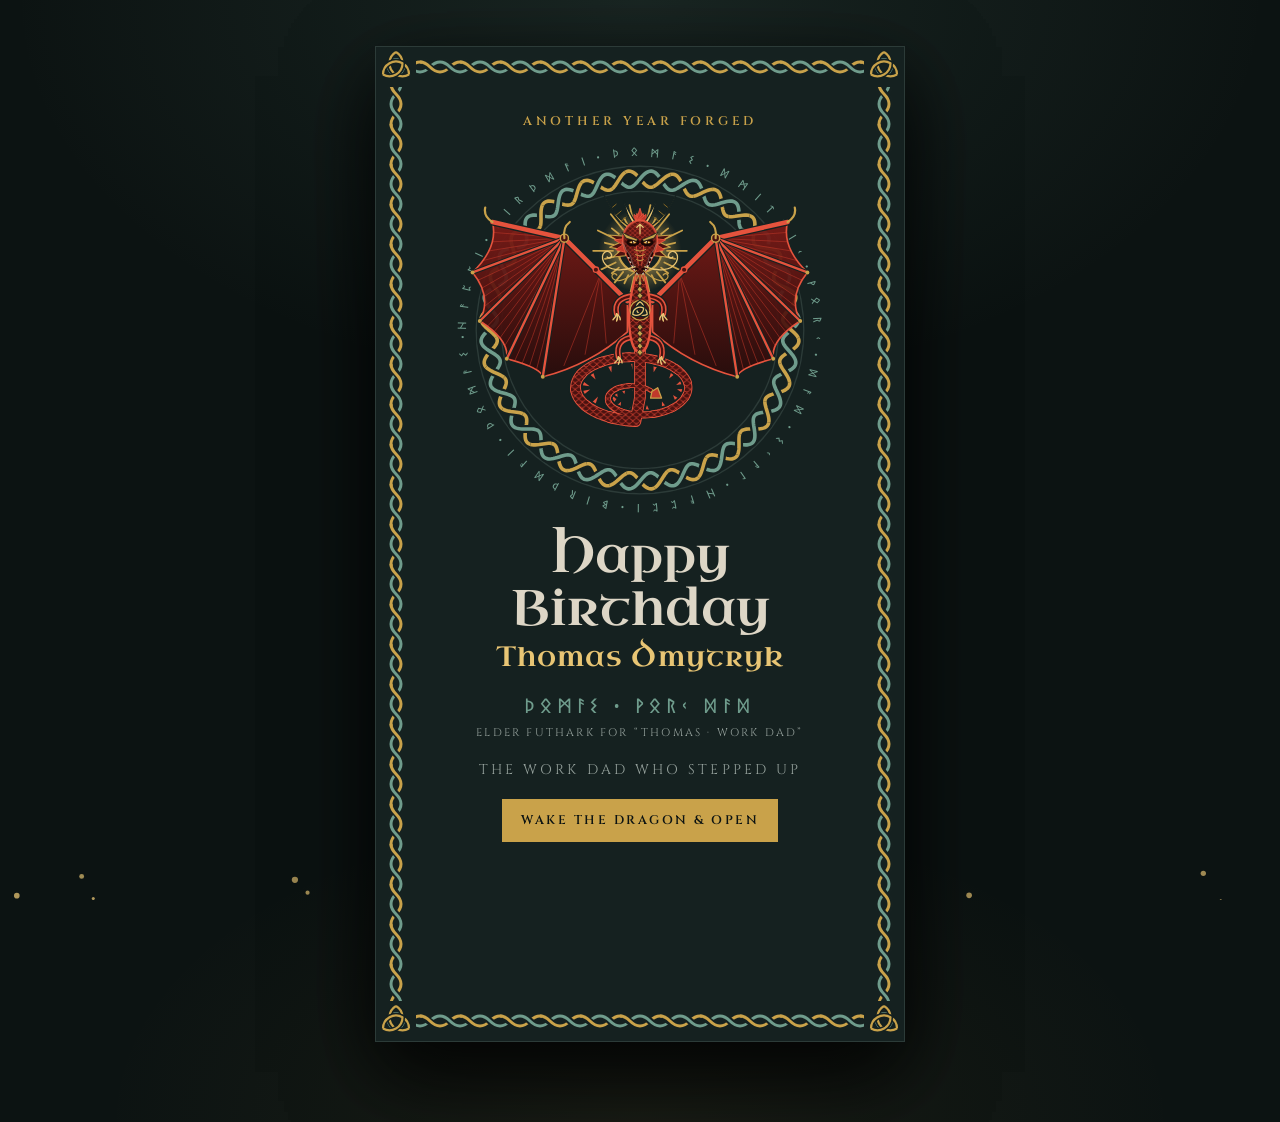
<file: index.html>
<!doctype html>
<html lang="en">
<head>
<meta charset="utf-8">
<meta name="viewport" content="width=device-width, initial-scale=1, viewport-fit=cover">
<meta name="description" content="A dragon has been guarding your birthday card. Wake it to open.">
<meta property="og:title" content="Happy Birthday, Thomas 🐉🔥">
<meta property="og:description" content="A dragon has been guarding your birthday card. Wake it to open.">
<meta property="og:type" content="website">
<meta name="theme-color" content="#0c1312">
<style>
*, *::before, *::after { box-sizing: border-box; }
html { padding-top: env(safe-area-inset-top, 0px); padding-bottom: env(safe-area-inset-bottom, 0px); }
body { margin: 0; }
img { max-width: 100%; }
[hidden] { display: none !important; }
</style>
<title>Thomas's Birthday Card</title>
<link rel="preconnect" href="https://fonts.googleapis.com">
<link rel="stylesheet" href="https://fonts.googleapis.com/css2?family=Uncial+Antiqua&family=Cormorant+Garamond:ital,wght@0,500;0,600;1,500&family=Cinzel:wght@500;600&family=Noto+Sans+Runic&display=swap">
<style>
/* Layout: a folded card laid open inside a woven knotwork frame; cover left, inside right; stacks on phones. Single dark look: fjord-night, bone, bronze gold and verdigris. */
:root {
  --night: #0c1312;
  --iron: #152120;
  --bone: #ddd6c6;
  --ash: #95a19c;
  --gold: #c9a24a;
  --gold-hot: #e8c574;
  --moss: #6f9c8c;
  --line: #2c3b38;
  --display: "Uncial Antiqua", "Papyrus", Georgia, serif;
  --body: "Cormorant Garamond", Garamond, Georgia, serif;
  --label: "Cinzel", "Trajan Pro", Georgia, serif;
  --rune: "Noto Sans Runic", "Segoe UI Historic", sans-serif;
  color-scheme: dark;
}
html, body { background: var(--night); color: var(--bone); }
body {
  font-family: var(--body);
  padding-inline: 16px;
  padding-block: 40px 56px;
  min-height: 100%;
  background:
    radial-gradient(ellipse 70% 50% at 50% 0%, rgba(111,156,140,.14), transparent 70%),
    radial-gradient(ellipse 60% 40% at 50% 100%, rgba(201,162,74,.08), transparent 70%),
    var(--night);
}
#embers { position: fixed; inset: 0; width: 100%; height: 100%; pointer-events: none; z-index: 0; }

/* the folding card: inside page on the right, the cover is a leaf hinged on its left edge */
.stage { position: relative; z-index: 1; max-width: 1060px; margin-inline: auto; overflow-x: clip; padding-block: 6px 24px; }
.book {
  display: grid; grid-template-columns: 1fr 1fr;
  perspective: 2600px;
  transform: translateX(-25%);
  transition: transform 1.1s cubic-bezier(.6,.05,.3,1);
}
.book.open { transform: none; }
.page {
  position: relative; min-width: 0;
  background: var(--iron);
  border: 1px solid var(--line);
  box-shadow: 0 30px 80px rgba(0,0,0,.6);
  padding: 30px;
  display: flex; flex-direction: column;
}
.page > .panel { flex: 1; }
.inside-page, .leaf { grid-column: 2; grid-row: 1; min-width: 0; }
.leaf {
  display: grid; position: relative; z-index: 2;
  transform-style: preserve-3d; transform-origin: left center;
  transition: transform 1.1s cubic-bezier(.6,.05,.3,1);
}
.book.open .leaf { transform: rotateY(-180deg); }
.face { grid-area: 1 / 1; -webkit-backface-visibility: hidden; backface-visibility: hidden; }
.face.back { transform: rotateY(180deg); }
.backpage { align-items: center; justify-content: center; text-align: center; }
.backpage .bigknot { width: min(220px, 60%); aspect-ratio: 1; }
.backpage .bigknot svg { width: 100%; height: 100%; display: block; }
.backpage .runes { font-size: 34px; color: var(--gold-hot); }
.backpage p { margin: 0; }
.backpage .note { font-style: italic; font-size: 19px; color: var(--ash); max-width: 20em; }
.fire { position: absolute; inset: 0; width: 100%; height: 100%; pointer-events: none; z-index: 3; }
.emblem { cursor: pointer; }
.emblem svg.breathing { animation: rumble .09s linear infinite; }
@keyframes rumble { 25% { transform: translate(.8px, -.6px); } 75% { transform: translate(-.8px, .6px); } }
.btnrow { display: flex; flex-wrap: wrap; gap: 12px; }
/* woven knotwork frame */
.braid { position: absolute; pointer-events: none; }
.braid.h { left: 10px; right: 10px; height: 20px;
  background: url("data:image/svg+xml,%3Csvg xmlns='http://www.w3.org/2000/svg' width='40' height='20'%3E%3Cg fill='none' stroke-linecap='butt'%3E%3Cpath d='M0 5C10 5 10 15 20 15C30 15 30 5 40 5' stroke='%23152120' stroke-width='7'/%3E%3Cpath d='M0 5C10 5 10 15 20 15C30 15 30 5 40 5' stroke='%23c9a24a' stroke-width='3'/%3E%3Cpath d='M0 15C10 15 10 5 20 5C30 5 30 15 40 15' stroke='%23152120' stroke-width='7'/%3E%3Cpath d='M0 15C10 15 10 5 20 5C30 5 30 15 40 15' stroke='%236f9c8c' stroke-width='3'/%3E%3Cpath d='M2 7C10 7 10 15 20 15' stroke='%23152120' stroke-width='7'/%3E%3Cpath d='M0 5C10 5 10 15 20 15' stroke='%23c9a24a' stroke-width='3'/%3E%3C/g%3E%3C/svg%3E") repeat-x center / 40px 20px;
}
.braid.v { top: 10px; bottom: 10px; width: 20px;
  background: url("data:image/svg+xml,%3Csvg xmlns='http://www.w3.org/2000/svg' width='20' height='40'%3E%3Cg fill='none'%3E%3Cpath d='M5 0C5 10 15 10 15 20C15 30 5 30 5 40' stroke='%23152120' stroke-width='7'/%3E%3Cpath d='M5 0C5 10 15 10 15 20C15 30 5 30 5 40' stroke='%23c9a24a' stroke-width='3'/%3E%3Cpath d='M15 0C15 10 5 10 5 20C5 30 15 30 15 40' stroke='%23152120' stroke-width='7'/%3E%3Cpath d='M15 0C15 10 5 10 5 20C5 30 15 30 15 40' stroke='%236f9c8c' stroke-width='3'/%3E%3Cpath d='M7 2C7 10 15 10 15 20' stroke='%23152120' stroke-width='7'/%3E%3Cpath d='M5 0C5 10 15 10 15 20' stroke='%23c9a24a' stroke-width='3'/%3E%3C/g%3E%3C/svg%3E") repeat-y center / 20px 40px;
}
.braid.top { top: 10px; } .braid.bottom { bottom: 10px; }
.braid.left { left: 10px; } .braid.right { right: 10px; }
.corner { position: absolute; width: 40px; height: 40px; background: var(--iron); z-index: 2; }
.corner svg { width: 100%; height: 100%; display: block; }
.corner.tl { top: 0; left: 0; } .corner.tr { top: 0; right: 0; }
.corner.bl { bottom: 0; left: 0; } .corner.br { bottom: 0; right: 0; }

.panel { padding: 36px 34px; min-width: 0; display: flex; flex-direction: column; gap: 20px; }
.cover { align-items: center; text-align: center; }

.eyebrow {
  font-family: var(--label); font-weight: 600; font-size: 12.5px; letter-spacing: .3em; text-transform: uppercase;
  color: var(--gold);
}
.runes { font-family: var(--rune); font-size: 20px; letter-spacing: .25em; color: var(--moss); margin: 0; }
.runes-key { font-family: var(--label); font-size: 11px; letter-spacing: .2em; text-transform: uppercase; color: var(--ash); margin: -14px 0 0; }

.emblem { width: 100%; max-width: 360px; aspect-ratio: 1; }
.emblem svg { width: 100%; height: 100%; display: block; overflow: visible; }

h1 {
  font-family: var(--display); font-weight: 400;
  font-size: clamp(34px, 5vw, 50px); line-height: 1.05;
  color: var(--bone); text-wrap: balance; margin: 0;
}
h1 span { display: block; font-size: .55em; color: var(--gold-hot); margin-top: 8px; letter-spacing: .04em; }
.tagline { font-family: var(--label); font-size: 14px; letter-spacing: .22em; text-transform: uppercase; color: var(--ash); margin: 0; }

.inside { justify-content: center; }
.inside h2 {
  font-family: var(--display); font-weight: 400; font-size: clamp(28px, 4vw, 38px);
  color: var(--gold-hot); margin: 0; text-wrap: balance;
}
.inside p { font-size: 21px; line-height: 1.55; margin: 0; max-width: 34em; }
.inside .big { font-size: 24px; font-weight: 600; color: var(--bone); }
.inside .big em { font-family: var(--display); font-style: normal; color: var(--gold-hot); font-weight: 400; }

.divider { display: flex; align-items: center; gap: 14px; }
.divider::before, .divider::after { content: ""; flex: 1; height: 1px; background: linear-gradient(90deg, transparent, var(--gold), transparent); }
.divider svg { width: 34px; height: 34px; flex: none; }

.stats {
  display: grid; grid-template-columns: repeat(3, 1fr); gap: 1px;
  background: var(--line); border: 1px solid var(--line);
}
.stats div { background: var(--night); padding: 12px 8px; text-align: center; min-width: 0; }
.stats b { display: block; font-family: var(--display); font-weight: 400; font-size: 22px; color: var(--gold); }
.stats small { font-family: var(--label); font-size: 10.5px; letter-spacing: .14em; text-transform: uppercase; color: var(--ash); }

.sign { font-family: var(--display); font-size: 22px; color: var(--bone); margin-top: 4px; }
.sign small { display: block; font-family: var(--body); font-style: italic; font-size: 17px; color: var(--ash); margin-bottom: 4px; }

button.light {
  font-family: var(--label); font-weight: 600; font-size: 12.5px; letter-spacing: .2em; text-transform: uppercase;
  background: transparent; color: var(--gold-hot);
  border: 1px solid var(--gold); padding: 12px 18px; cursor: pointer;
  transition: background .2s, color .2s;
}
button.light.solid { background: var(--gold); color: var(--night); }
button.light.solid:hover { background: var(--gold-hot); }
button.light:hover { background: var(--gold); color: var(--night); }
button.light:focus-visible { outline: 2px solid var(--gold-hot); outline-offset: 3px; }

/* emblem draw-in, from a visible resting state */
.draw { stroke-dasharray: 1; stroke-dashoffset: 0; animation: draw 2.4s ease-out both; }
@keyframes draw { from { stroke-dashoffset: 1; } to { stroke-dashoffset: 0; } }
.glow { animation: pulse 4s ease-in-out infinite; }
@keyframes pulse { 50% { opacity: .7; } }
.spin { animation: spin 90s linear infinite; transform-origin: 200px 200px; }
@keyframes spin { to { transform: rotate(360deg); } }

@media (max-width: 760px) {
  .book, .book.open { grid-template-columns: 1fr; transform: none; }
  .inside-page, .leaf { grid-column: 1; }
  .page { padding: 26px; }
  .leaf { transition: transform 1.1s cubic-bezier(.6,.05,.3,1), visibility 0s linear 0s; }
  .book.open .leaf { visibility: hidden; transition: transform 1.1s cubic-bezier(.6,.05,.3,1), visibility 0s linear 1.1s; }
  .panel { padding: 28px 14px; }
  .inside p { font-size: 19px; }
  .runes { font-size: 16px; letter-spacing: .15em; }
}
@media (prefers-reduced-motion: reduce) {
  .draw, .glow, .spin, .emblem svg.breathing { animation: none; }
  .book, .leaf { transition: none !important; }
}
</style>
</head>
<body>

<canvas id="embers" aria-hidden="true"></canvas>

<main class="stage">
<div class="book" id="book">
  <section class="page inside-page" id="insidePage">
  <div class="panel inside">
    <div class="eyebrow">Inside</div>
    <h2>To the best work dad in all the realms</h2>
    <p>Some dads you're born with. Some you clock in with.</p>
    <p>Thank you for the advice, the patience, the terrible jokes on long shifts, and for always having my back. You never had to step up, and you did anyway, every single day.</p>

    <div class="divider" aria-hidden="true"><svg class="triq" viewBox="-20 -20 40 40"></svg></div>

    <p class="big"><em>Skål,</em> Thomas. Here's to another year. You've earned the cake.</p>

    <div class="stats" aria-label="Work dad record">
      <div><b>∞</b><small>Dad jokes</small></div>
      <div><b>100%</b><small>Got my back</small></div>
      <div><b>1</b><small>Legend</small></div>
    </div>

    <div class="sign"><small>With love and respect,</small>Your work kid</div>
    <div class="btnrow">
      <button class="light" id="lightBtn" type="button">Light the hearth fire</button>
      <button class="light" id="closeBtn" type="button">Close the card</button>
    </div>
  </div>
  </section>
  <div class="leaf" id="leaf">
    <section class="page face front">
      <canvas class="fire" id="fire" aria-hidden="true"></canvas>
  <div class="panel cover">
    <div class="eyebrow">Another year forged</div>
    <div class="emblem" id="emblem" title="Tap the dragon">
      <svg viewBox="0 0 400 400" role="img" aria-label="A red winged dragon inside a woven Celtic ring circled by runes, under a sun bearing a triquetra">
        <defs>
          <radialGradient id="sun" cx="50%" cy="50%" r="50%">
            <stop offset="0" stop-color="#e8c574" stop-opacity=".9"/>
            <stop offset="1" stop-color="#c9a24a" stop-opacity="0"/>
          </radialGradient>
          <pattern id="scales" width="8" height="7" patternUnits="userSpaceOnUse">
            <rect width="8" height="7" fill="#4a1210"/>
            <path d="M0 0 Q4 6 8 0 M-4 3.5 Q0 9.5 4 3.5 M4 3.5 Q8 9.5 12 3.5" fill="none" stroke="#c0392b" stroke-width="1"/>
          </pattern>
          <pattern id="scalesFine" width="4" height="3.5" patternUnits="userSpaceOnUse">
            <rect width="4" height="3.5" fill="#5a1512"/>
            <path d="M0 0 Q2 3 4 0 M-2 1.75 Q0 4.75 2 1.75 M2 1.75 Q4 4.75 6 1.75" fill="none" stroke="#c0392b" stroke-width=".55"/>
          </pattern>
          <radialGradient id="headShade" cx="50%" cy="35%" r="65%">
            <stop offset=".45" stop-color="#000" stop-opacity="0"/>
            <stop offset="1" stop-color="#000" stop-opacity=".55"/>
          </radialGradient>
          <radialGradient id="eyeGlow" cx="50%" cy="50%" r="60%">
            <stop offset="0" stop-color="#fff3c4"/>
            <stop offset=".5" stop-color="#f0b43c"/>
            <stop offset="1" stop-color="#d1451f"/>
          </radialGradient>
          <linearGradient id="membrane" x1="0" y1="0" x2="0" y2="1">
            <stop offset="0" stop-color="#7a1a16" stop-opacity=".95"/>
            <stop offset="1" stop-color="#2a0b0a" stop-opacity=".9"/>
          </linearGradient>
          <path id="runePath" d="M200 200 m-193 0 a193 193 0 1 1 386 0 a193 193 0 1 1 -386 0"/>
        </defs>
        <g class="spin">
          <text font-family="Noto Sans Runic, Segoe UI Historic, sans-serif" font-size="13" fill="#6f9c8c">
            <textPath href="#runePath" id="runeRing">ᚺᚨᛈᛈᛁ᛫ᛒᛁᚱᚦᛞᚨᛁ᛫ᚦᛟᛗᚨᛊ᛫ᛞᛗᛁᛏᚱᛁᚲ᛫ᚹᛟᚱᚲ᛫ᛞᚨᛞ᛫ᛊᚲᚨᛚ᛫ᚺᚨᛈᛈᛁ᛫ᛒᛁᚱᚦᛞᚨᛁ᛫ᚦᛟᛗᚨᛊ᛫</textPath>
          </text>
        </g>
        <g id="ring" fill="none"></g>
        <g class="glow">
          <circle cx="200" cy="112" r="46" fill="url(#sun)"/>
          <g id="rays" stroke="#c9a24a" stroke-width="2" stroke-linecap="round"></g>
          <circle cx="200" cy="112" r="24" fill="#152120" stroke="#c9a24a" stroke-width="2.5"/>
          <g id="sunKnot"></g>
        </g>
        <g id="wings" fill="none" stroke-linejoin="round" stroke-linecap="round"></g>
        <g id="dragon" fill="none" stroke-linecap="round" stroke-linejoin="round"></g>
      </svg>
    </div>
    <h1>Happy Birthday<span>Thomas Dmytryk</span></h1>
    <p class="runes" lang="und-Runr">ᚦᛟᛗᚨᛊ ᛫ ᚹᛟᚱᚲ ᛞᚨᛞ</p>
    <p class="runes-key">Elder Futhark for “Thomas · Work Dad”</p>
    <p class="tagline">The Work Dad Who Stepped Up</p>
    <button class="light solid" id="openBtn" type="button">Wake the dragon &amp; open</button>
  </div>
    </section>
    <section class="page face back" aria-hidden="true">
      <div class="panel backpage">
        <div class="eyebrow">Raise a horn</div>
        <div class="bigknot"><svg class="triq" viewBox="-20 -20 40 40"></svg></div>
        <p class="runes" lang="und-Runr">ᛊᚲᚨᛚ</p>
        <p class="runes-key">Skål · “Cheers” in Old Norse</p>
        <p class="note">Another trip around the sun, Thomas. The dragon says happy birthday too.</p>
      </div>
    </section>
  </div>
</div>
</main>

<script>
(() => {
  const NS = "http://www.w3.org/2000/svg";
  const el = (tag, attrs, parent) => {
    const n = document.createElementNS(NS, tag);
    for (const k in attrs) n.setAttribute(k, attrs[k]);
    parent.appendChild(n); return n;
  };
  const C = 200;
  const BG = "#152120";

  // Triquetra: the three lenses formed by three mutually overlapping circles, plus a woven circle
  const triquetra = (g, cx, cy, R, color, w) => {
    const rho = R / Math.sqrt(3);
    const cs = [0, 1, 2].map(k => { const a = -Math.PI / 2 + k * 2 * Math.PI / 3 + Math.PI; return [cx + rho * Math.cos(a), cy + rho * Math.sin(a)]; });
    const h = Math.sqrt(3) / 2 * R;
    const lens = [];
    for (let k = 0; k < 3; k++) {
      const [a, b, o] = [cs[(k + 1) % 3], cs[(k + 2) % 3], cs[k]];
      const mx = (a[0] + b[0]) / 2, my = (a[1] + b[1]) / 2;
      let ux = mx - o[0], uy = my - o[1]; const L = Math.hypot(ux, uy); ux /= L; uy /= L;
      const out = [mx + ux * h, my + uy * h], inn = [mx - ux * h, my - uy * h];
      lens.push(`M${out[0].toFixed(2)} ${out[1].toFixed(2)} A${R} ${R} 0 0 1 ${inn[0].toFixed(2)} ${inn[1].toFixed(2)} A${R} ${R} 0 0 1 ${out[0].toFixed(2)} ${out[1].toFixed(2)}`);
    }
    const circ = { cx, cy, r: rho * 1.05 };
    el("circle", { ...circ, fill: "none", stroke: BG, "stroke-width": w + 3 }, g);
    el("circle", { ...circ, fill: "none", stroke: "#6f9c8c", "stroke-width": w }, g);
    lens.forEach(d => {
      el("path", { d, fill: "none", stroke: BG, "stroke-width": w + 3 }, g);
      el("path", { d, fill: "none", stroke: color, "stroke-width": w, "stroke-linejoin": "round" }, g);
    });
  };
  // knotwork frame on every page
  document.querySelectorAll(".page").forEach(pg => pg.insertAdjacentHTML("afterbegin",
    '<div class="braid h top" aria-hidden="true"></div><div class="braid h bottom" aria-hidden="true"></div>' +
    '<div class="braid v left" aria-hidden="true"></div><div class="braid v right" aria-hidden="true"></div>' +
    ["tl", "tr", "bl", "br"].map(c => `<div class="corner ${c}" aria-hidden="true"><svg class="triq" viewBox="-20 -20 40 40"></svg></div>`).join("")));
  document.querySelectorAll("svg.triq").forEach(s => triquetra(s, 0, 0, 13, "#c9a24a", 2.2));
  triquetra(document.getElementById("sunKnot"), C, 114, 11, "#e8c574", 1.8);

  // Woven ring: two strands with alternating over/under crossings
  const ring = document.getElementById("ring");
  const strandPath = (phase, t0, t1, steps) => {
    let d = "";
    for (let i = 0; i <= steps; i++) {
      const t = t0 + (t1 - t0) * i / steps;
      const r = 168 + 9 * Math.sin(t * 22 + phase);
      d += (i ? "L" : "M") + (C + r * Math.cos(t)).toFixed(2) + " " + (C + r * Math.sin(t)).toFixed(2);
    }
    return d;
  };
  el("circle", { cx: C, cy: C, r: 182, stroke: "#2c3b38", "stroke-width": 1.5 }, ring);
  el("circle", { cx: C, cy: C, r: 154, stroke: "#2c3b38", "stroke-width": 1.5 }, ring);
  const A = strandPath(0, 0, Math.PI * 2, 720), B = strandPath(Math.PI, 0, Math.PI * 2, 720);
  el("path", { d: A, stroke: BG, "stroke-width": 9 }, ring);
  el("path", { d: A, stroke: "#c9a24a", "stroke-width": 4, pathLength: 1, class: "draw" }, ring);
  el("path", { d: B, stroke: BG, "stroke-width": 9 }, ring);
  el("path", { d: B, stroke: "#6f9c8c", "stroke-width": 4, pathLength: 1, class: "draw" }, ring);
  // put strand A back on top at every other crossing
  for (let k = 0; k < 44; k += 2) {
    const tc = k * Math.PI / 22;
    const d = strandPath(0, tc - 0.05, tc + 0.05, 12);
    el("path", { d, stroke: BG, "stroke-width": 9 }, ring);
    el("path", { d, stroke: "#c9a24a", "stroke-width": 4 }, ring);
  }

  // Sun rays
  const rays = document.getElementById("rays");
  for (let i = 0; i < 28; i++) {
    const a = (i / 28) * Math.PI * 2;
    const len = i % 2 ? 40 : 52;
    el("line", { x1: C + 30 * Math.cos(a), y1: 112 + 30 * Math.sin(a), x2: C + len * Math.cos(a), y2: 112 + len * Math.sin(a) }, rays);
  }

  // ---- Red dragon ----
  const RED = "#c0392b", RED_HOT = "#e5533d", RED_DEEP = "#4a1210", GOLD = "#c9a24a", GOLD_HOT = "#e8c574";

  // Wings: membrane fill, veins and hatching, jointed bones, wrist claw
  const wings = document.getElementById("wings");
  const wing = (s, id) => {
    const sx = C + s * 14, sy = 168;
    const pts = [[150, -88], [172, -32], [164, 22], [134, 64], [94, 84]].map(([x, y]) => [sx + s * x, sy + y]);
    const elbow = [sx + s * 70, sy - 70];
    let mem = `M${sx} ${sy} L${elbow[0]} ${elbow[1]} L${pts[0][0]} ${pts[0][1]}`;
    for (let i = 1; i < pts.length; i++) {
      const [ax, ay] = pts[i - 1], [bx, by] = pts[i];
      mem += ` Q${(ax + bx) / 2 - s * 18} ${(ay + by) / 2} ${bx} ${by}`;
    }
    mem += ` Q${sx + s * 40} ${sy + 70} ${sx} ${sy + 34} Z`;
    const clip = el("clipPath", { id }, wings);
    el("path", { d: mem }, clip);
    el("path", { d: mem, fill: "url(#membrane)", stroke: "none" }, wings);
    // veins: fine lines fanning between each pair of fingers
    const hatch = el("g", { "clip-path": `url(#${id})`, stroke: RED, "stroke-width": .8, opacity: .75 }, wings);
    for (let i = 0; i < pts.length - 1; i++) {
      for (const f of [.2, .4, .6, .8]) {
        const tx = pts[i][0] + (pts[i + 1][0] - pts[i][0]) * f, ty = pts[i][1] + (pts[i + 1][1] - pts[i][1]) * f;
        const mx = elbow[0] + (tx - elbow[0]) * .55 - s * 4, my = elbow[1] + (ty - elbow[1]) * .55;
        el("path", { d: `M${elbow[0]} ${elbow[1]} Q${mx} ${my} ${tx} ${ty}` }, hatch);
      }
    }
    // membrane under the arm, from shoulder fanning down
    for (const f of [.25, .5, .75]) {
      const tx = pts[4][0] + (sx - pts[4][0]) * f, ty = pts[4][1] + (sy + 34 - pts[4][1]) * f;
      el("path", { d: `M${sx + s * 30} ${sy - 30} L${tx} ${ty}` }, hatch);
    }
    el("path", { d: mem, fill: "none", stroke: RED_HOT, "stroke-width": 1.8, pathLength: 1, class: "draw" }, wings);
    // bones
    el("path", { d: `M${sx} ${sy} L${elbow[0]} ${elbow[1]} L${pts[0][0]} ${pts[0][1]}`, stroke: BG, "stroke-width": 8 }, wings);
    el("path", { d: `M${sx} ${sy} L${elbow[0]} ${elbow[1]} L${pts[0][0]} ${pts[0][1]}`, stroke: RED_HOT, "stroke-width": 5, pathLength: 1, class: "draw" }, wings);
    pts.slice(1).forEach(p => {
      el("path", { d: `M${elbow[0]} ${elbow[1]} L${p[0]} ${p[1]}`, stroke: BG, "stroke-width": 5 }, wings);
      el("path", { d: `M${elbow[0]} ${elbow[1]} L${p[0]} ${p[1]}`, stroke: RED_HOT, "stroke-width": 2.6, pathLength: 1, class: "draw" }, wings);
      el("circle", { cx: p[0], cy: p[1], r: 2.2, fill: GOLD, stroke: "none" }, wings);
    });
    // joint knuckles
    const mid = [(sx + elbow[0]) / 2, (sy + elbow[1]) / 2];
    el("circle", { cx: elbow[0], cy: elbow[1], r: 4.5, fill: RED_DEEP, stroke: GOLD, "stroke-width": 1.6 }, wings);
    el("circle", { cx: mid[0], cy: mid[1], r: 3, fill: RED_DEEP, stroke: RED_HOT, "stroke-width": 1.4 }, wings);
    // wrist thumb claw and tip hook
    el("path", { d: `M${elbow[0]} ${elbow[1]} q${s * 2} -12 ${s * -6} -18`, stroke: GOLD, "stroke-width": 2.4 }, wings);
    el("path", { d: `M${pts[0][0]} ${pts[0][1]} q${s * 10} -6 ${s * 8} -16`, stroke: GOLD, "stroke-width": 2.5 }, wings);
  };
  wing(-1, "memL"); wing(1, "memR");

  const dg = document.getElementById("dragon");

  // Tail: tapered scaled spiral with dorsal spikes and a spade tip
  const tp = [[200, 222]];
  for (let i = 1; i <= 160; i++) {
    const t = i / 160, a = Math.PI / 2 + t * Math.PI * 3.2, r = 70 * (1 - t * .72);
    tp.push([C + r * Math.cos(a) * 1.15, 278 + r * Math.sin(a) * .62 - 20 * (1 - t)]);
  }
  // smooth the first long jump out of the body
  tp.splice(1, 0, [200, 250], [200, 275]);
  const width = i => 11 - 8.5 * (i / (tp.length - 1));
  const spikes = el("g", { fill: RED_HOT, stroke: "none" }, dg);
  for (let i = 8; i < tp.length - 8; i += 7) {
    const [x0, y0] = tp[i - 1], [x1, y1] = tp[i + 1];
    let nx = -(y1 - y0), ny = x1 - x0; const L = Math.hypot(nx, ny) || 1; nx /= L; ny /= L;
    const [x, y] = tp[i], w = width(i), h = 4 + w * .7;
    const tx = (x1 - x0) / L, ty = (y1 - y0) / L;
    el("path", { d: `M${x - tx * 4} ${y - ty * 4} L${x + nx * (w / 2 + h)} ${y + ny * (w / 2 + h)} L${x + tx * 4} ${y + ty * 4} Z` }, spikes);
  }
  const segs = [];
  for (let i = 0; i < tp.length - 1; i += 8) {
    const end = Math.min(i + 9, tp.length - 1);
    segs.push({ d: "M" + tp.slice(i, end + 1).map(p => p[0].toFixed(2) + " " + p[1].toFixed(2)).join(" L"), w: width(i) });
  }
  segs.forEach(s => el("path", { d: s.d, stroke: BG, "stroke-width": s.w + 6 }, dg));
  segs.forEach(s => el("path", { d: s.d, stroke: RED_HOT, "stroke-width": s.w + 2 }, dg));
  segs.forEach(s => el("path", { d: s.d, stroke: "url(#scales)", "stroke-width": s.w }, dg));
  {
    const [x0, y0] = tp[tp.length - 3], [x1, y1] = tp[tp.length - 1];
    let tx = x1 - x0, ty = y1 - y0; const L = Math.hypot(tx, ty); tx /= L; ty /= L;
    const nx = -ty, ny = tx;
    el("path", { d: `M${x1} ${y1} L${x1 + tx * 3 + nx * 7} ${y1 + ty * 3 + ny * 7} L${x1 + tx * 13} ${y1 + ty * 13} L${x1 + tx * 3 - nx * 7} ${y1 + ty * 3 - ny * 7} Z`, fill: RED, stroke: GOLD, "stroke-width": 1.4 }, dg);
  }

  // Legs with gold talons
  const leg = (s, y, reach, drop) => {
    const hx = 200 + s * 7, fx = 200 + s * reach, fy = y + drop;
    const d = `M${hx} ${y} Q${200 + s * (reach + 4)} ${y + 2} ${fx} ${fy}`;
    el("path", { d, stroke: BG, "stroke-width": 9 }, dg);
    el("path", { d, stroke: RED_HOT, "stroke-width": 6 }, dg);
    el("path", { d, stroke: RED_DEEP, "stroke-width": 2.5 }, dg);
    [-35, 0, 35].forEach(deg => {
      const a = (90 + deg * s) * Math.PI / 180;
      el("path", { d: `M${fx} ${fy} q${Math.cos(a) * 4 - s * 2} ${Math.sin(a) * 4} ${Math.cos(a) * 7} ${Math.sin(a) * 8}`, stroke: GOLD_HOT, "stroke-width": 1.6 }, dg);
    });
  };
  leg(-1, 162, 26, 20); leg(1, 162, 26, 20);
  leg(-1, 208, 24, 22); leg(1, 208, 24, 22);

  // Neck and body: scaled hide, belly plates and a dorsal ridge
  const body = "M200 126 C191 150 185 176 189 204 C193 232 207 232 211 204 C215 176 209 150 200 126 Z";
  el("path", { d: body, fill: "url(#scales)", stroke: RED_HOT, "stroke-width": 2.6, pathLength: 1, class: "draw" }, dg);
  const ridge = el("g", { fill: GOLD, stroke: BG, "stroke-width": .8 }, dg);
  for (let y = 134; y < 226; y += 7) {
    if (y > 166 && y < 192) continue;
    const w = y < 150 ? 2.2 : 3;
    el("path", { d: `M200 ${y - 3.5} L${200 + w} ${y} L200 ${y + 3.5} L${200 - w} ${y} Z` }, ridge);
  }
  el("circle", { cx: 200, cy: 178, r: 11, fill: RED_DEEP, stroke: GOLD, "stroke-width": 1.4 }, dg);
  triquetra(el("g", {}, dg), 200, 178, 8, GOLD_HOT, 1.4);

  // Head: drawn at 1.35x so the face has room for detail
  const hd = el("g", { transform: "translate(200 108) scale(1.35) translate(-200 -108)" }, dg);
  const BONE = "#efe7d2";
  // crest fan behind the crown
  [-24, -12, 0, 12, 24].forEach(deg => {
    const a = (-90 + deg) * Math.PI / 180, len = deg === 0 ? 16 : 12;
    const bx = 200 + Math.cos(a) * 6, by = 92 + Math.sin(a) * 6;
    const px = -Math.sin(a) * 3, py = Math.cos(a) * 3;
    el("path", { d: `M${bx + px} ${by + py} L${200 + Math.cos(a) * len} ${92 + Math.sin(a) * len} L${bx - px} ${by - py} Z`, fill: RED, stroke: RED_HOT, "stroke-width": .8 }, hd);
  });
  [-1, 1].forEach(s => {
    // main horns with ring ridges
    el("path", { d: `M${200 + s * 7} 95 Q${200 + s * 22} 86 ${200 + s * 30} 64 Q${200 + s * 24} 80 ${200 + s * 10} 90 Z`, fill: GOLD, stroke: BG, "stroke-width": 1 }, hd);
    [[.3, 4], [.5, 3.2], [.7, 2.4]].forEach(([t, w]) => {
      const x = 200 + s * (8.5 + 18 * t), y = 92.5 - 22 * t * (1 + t * .3);
      el("path", { d: `M${x - s * w * .6} ${y - w * .5} L${x + s * w * .6} ${y + w * .5}`, stroke: "#8a6a24", "stroke-width": .8 }, hd);
    });
    // inner horns
    el("path", { d: `M${200 + s * 4} 92 Q${200 + s * 12} 80 ${200 + s * 13} 70 Q${200 + s * 9} 80 ${200 + s * 2} 90 Z`, fill: GOLD_HOT, stroke: BG, "stroke-width": 1 }, hd);
    // layered cheek frills
    el("path", { d: `M${200 + s * 12} 99 L${200 + s * 26} 98 L${200 + s * 16} 104 L${200 + s * 25} 108 L${200 + s * 15} 110 L${200 + s * 22} 116 L${200 + s * 12} 115 Z`, fill: RED_DEEP, stroke: GOLD, "stroke-width": .9 }, hd);
    el("path", { d: `M${200 + s * 13} 101 L${200 + s * 21} 102 L${200 + s * 14} 106 L${200 + s * 20} 110 L${200 + s * 13} 112 Z`, fill: RED, stroke: RED_HOT, "stroke-width": .8 }, hd);
  });
  // skull
  const skull = "M200 86 C207 86 214 93 214 102 C214 110 210 116 207 122 C205 127 203 131 200 132 C197 131 195 127 193 122 C190 116 186 110 186 102 C186 93 193 86 200 86 Z";
  el("path", { d: skull, fill: "url(#scalesFine)", stroke: RED_HOT, "stroke-width": 1.8 }, hd);
  el("path", { d: skull, fill: "url(#headShade)", stroke: "none" }, hd);
  // forehead Tiwaz rune, the warrior's mark
  el("path", { d: "M200 89 L200 97 M197.4 91.6 L200 89 L202.6 91.6", stroke: GOLD_HOT, "stroke-width": 1.1 }, hd);
  // eye sockets, heavy spiked brows
  [-1, 1].forEach(s => {
    el("ellipse", { cx: 200 + s * 5.8, cy: 104, rx: 5.4, ry: 3.4, fill: "#1a0605", stroke: "none" }, hd);
    el("path", { d: `M${200 + s * 2} 101.5 L${200 + s * 10.5} 98 L${200 + s * 15} 95.5 L${200 + s * 11.5} 100.5 L${200 + s * 3} 103 Z`, fill: GOLD, stroke: BG, "stroke-width": .6 }, hd);
    // almond eye, slit pupil, highlight
    el("path", { d: `M${200 + s * 9.4} 104 Q${200 + s * 5.8} 101.2 ${200 + s * 2.4} 104.4 Q${200 + s * 5.8} 106.6 ${200 + s * 9.4} 104 Z`, fill: "url(#eyeGlow)", stroke: "#1a0605", "stroke-width": .5, class: "glow" }, hd);
    el("ellipse", { cx: 200 + s * 5.9, cy: 104.1, rx: .55, ry: 1.7, fill: "#140404", stroke: "none" }, hd);
    el("circle", { cx: 200 + s * 5.2, cy: 103.4, r: .45, fill: "#fff8e6", stroke: "none" }, hd);
  });
  // snout bridge ridges and nose plates
  el("path", { d: "M197 107 L198.6 123 M203 107 L201.4 123", stroke: RED_HOT, "stroke-width": .7 }, hd);
  [110, 114, 118].forEach((y, i) => el("path", { d: `M${195.5 + i * .8} ${y} Q200 ${y + 2.4} ${204.5 - i * .8} ${y}`, stroke: GOLD, "stroke-width": .8 }, hd));
  // jaw line with small teeth
  [-1, 1].forEach(s => {
    el("path", { d: `M${200 + s * 10.5} 113 Q${200 + s * 7.5} 122 ${200 + s * 3} 129.5`, stroke: "#1a0605", "stroke-width": 1.2 }, hd);
    [[9.4, 116], [8, 119.5], [6.4, 122.8], [4.8, 125.8]].forEach(([dx, y]) =>
      el("path", { d: `M${200 + s * dx - .9} ${y} L${200 + s * (dx - .4)} ${y + 2} L${200 + s * dx + .9} ${y + .4} Z`, fill: BONE, stroke: "none" }, hd));
    // fangs at the snout tip
    el("path", { d: `M${200 + s * 3.4} 128.5 L${200 + s * 2.6} 135.5 L${200 + s * 1.6} 129.6 Z`, fill: BONE, stroke: "#1a0605", "stroke-width": .4 }, hd);
    // flared nostrils
    el("path", { d: `M${200 + s * 1.4} 125.6 q${s * 2.4} -1.6 ${s * 3.2} .6 q${-s * 1.2} .2 ${-s * 1.6} 1.4`, fill: "#1a0605", stroke: "none" }, hd);
    // long curling whiskers, Celtic style
    el("path", { d: `M${200 + s * 4} 124 C${200 + s * 14} 128 ${200 + s * 26} 128 ${200 + s * 30} 120 C${200 + s * 33} 113 ${200 + s * 27} 109 ${200 + s * 24} 113 C${200 + s * 22} 116 ${200 + s * 25} 118 ${200 + s * 27} 116`, stroke: GOLD_HOT, "stroke-width": 1.1 }, hd);
    el("path", { d: `M${200 + s * 3} 127 C${200 + s * 10} 134 ${200 + s * 18} 138 ${200 + s * 22} 134 C${200 + s * 25} 131 ${200 + s * 21} 128 ${200 + s * 19} 131`, stroke: GOLD, "stroke-width": .9 }, hd);
    // smoke wisps from the nostrils
    el("path", { d: `M${200 + s * 4} 125 C${200 + s * 8} 120 ${200 + s * 6} 116 ${200 + s * 10} 112 C${200 + s * 13} 109 ${200 + s * 12} 106 ${200 + s * 15} 104`, stroke: "#95a19c", "stroke-width": .8, opacity: .45, class: "glow" }, hd);
  });
  // chin beard spikes
  [[-2.4, 3], [0, 4.5], [2.4, 3]].forEach(([dx, len]) =>
    el("path", { d: `M${200 + dx - 1.2} 131 L${200 + dx * 1.3} ${131 + len + 2} L${200 + dx + 1.2} 131 Z`, fill: RED, stroke: GOLD, "stroke-width": .5 }, hd));

  // Fit the rune ring evenly around the circle
  const rr = document.getElementById("runeRing");
  rr.setAttribute("textLength", (2 * Math.PI * 193 * 0.995).toFixed(1));
  rr.setAttribute("lengthAdjust", "spacing");

  // Embers
  const cv = document.getElementById("embers"), ctx = cv.getContext("2d");
  const reduce = matchMedia("(prefers-reduced-motion: reduce)").matches;
  let W, H, parts = [];
  const size = () => { W = cv.width = innerWidth * devicePixelRatio; H = cv.height = innerHeight * devicePixelRatio; };
  size(); addEventListener("resize", size);
  const spawn = (n, burst) => {
    for (let i = 0; i < n; i++) parts.push({
      x: Math.random() * W, y: burst ? H * (.6 + Math.random() * .4) : H + 10,
      vx: (Math.random() - .5) * .6 * devicePixelRatio, vy: -(burst ? 2 + Math.random() * 3 : .4 + Math.random() * .8) * devicePixelRatio,
      r: (1 + Math.random() * 2.2) * devicePixelRatio, life: 1
    });
  };
  const tick = () => {
    ctx.clearRect(0, 0, W, H);
    if (parts.length < 40 && Math.random() < .3) spawn(1);
    parts = parts.filter(p => p.life > 0);
    for (const p of parts) {
      p.x += p.vx + Math.sin(p.y / 60) * .3; p.y += p.vy; p.life -= .0035;
      ctx.globalAlpha = Math.max(0, p.life) * .8;
      ctx.fillStyle = p.life > .6 ? "#e8c574" : "#c9a24a";
      ctx.beginPath(); ctx.arc(p.x, p.y, p.r, 0, Math.PI * 2); ctx.fill();
    }
    requestAnimationFrame(tick);
  };
  if (!reduce) tick();

  const btn = document.getElementById("lightBtn");
  btn.addEventListener("click", () => {
    if (!reduce) spawn(220, true);
    btn.textContent = "Make a wish, Thomas";
  });

  // Dragon fire: particles pour from the mouth toward the viewer
  const fire = document.getElementById("fire"), fctx = fire.getContext("2d");
  const emblemSvg = document.querySelector("#emblem svg");
  let flames = [], breathing = 0, fireRunning = false;
  const sizeFire = () => {
    const r = fire.getBoundingClientRect();
    fire.width = r.width * devicePixelRatio; fire.height = r.height * devicePixelRatio;
  };
  const mouth = () => {
    const fr = fire.getBoundingClientRect(), er = emblemSvg.getBoundingClientRect();
    const k = er.width / 400;
    return { x: (er.left - fr.left + 200 * k) * devicePixelRatio, y: (er.top - fr.top + 142 * k) * devicePixelRatio, k: k * devicePixelRatio };
  };
  const fireTick = () => {
    fctx.clearRect(0, 0, fire.width, fire.height);
    if (breathing > 0) {
      const m = mouth();
      breathing--;
      const n = breathing > 15 ? 14 : 5;
      for (let i = 0; i < n; i++) {
        const a = Math.PI / 2 + (Math.random() + Math.random() - 1) * .42;
        const sp = (4 + Math.random() * 5) * m.k;
        flames.push({ x: m.x + (Math.random() - .5) * 4 * m.k, y: m.y, vx: Math.cos(a) * sp, vy: Math.sin(a) * sp, r: 2.5 * m.k, life: 1, decay: .018 + Math.random() * .02, k: m.k });
      }
    }
    flames = flames.filter(f => f.life > 0);
    for (const f of flames) {
      f.x += f.vx; f.y += f.vy; f.vx *= .97; f.vy = f.vy * .965 - .06 * f.k;
      f.x += (Math.random() - .5) * 1.4 * f.k;
      f.r += .55 * f.k; f.life -= f.decay;
      const L = f.life;
      if (L > .28) {
        fctx.globalCompositeOperation = "lighter";
        fctx.fillStyle = L > .78 ? "#fff3c4" : L > .55 ? "#f6b53c" : L > .4 ? "#e5533d" : "#8e1c1c";
        fctx.globalAlpha = Math.min(1, L) * .55;
      } else {
        fctx.globalCompositeOperation = "source-over";
        fctx.fillStyle = "#3b4542";
        fctx.globalAlpha = L * .9;
      }
      fctx.beginPath(); fctx.arc(f.x, f.y, f.r, 0, Math.PI * 2); fctx.fill();
    }
    fctx.globalCompositeOperation = "source-over"; fctx.globalAlpha = 1;
    if (breathing > 0 || flames.length) requestAnimationFrame(fireTick);
    else { fireRunning = false; emblemSvg.classList.remove("breathing"); }
  };
  const breathe = () => {
    if (reduce) return 0;
    sizeFire();
    breathing = 95;
    emblemSvg.classList.add("breathing");
    if (!fireRunning) { fireRunning = true; requestAnimationFrame(fireTick); }
    return 1700;
  };
  addEventListener("resize", () => { if (fireRunning) sizeFire(); });

  const book = document.getElementById("book");
  const openBtn = document.getElementById("openBtn"), closeBtn = document.getElementById("closeBtn");
  const insidePage = document.getElementById("insidePage"), frontFace = document.querySelector(".face.front");
  insidePage.inert = true;
  let opening = false;
  document.getElementById("emblem").addEventListener("click", () => { if (!book.classList.contains("open")) breathe(); });
  openBtn.addEventListener("click", () => {
    if (opening) return;
    opening = true;
    const wait = breathe();
    setTimeout(() => {
      book.classList.add("open");
      insidePage.inert = false; frontFace.inert = true;
      opening = false;
      setTimeout(() => closeBtn.focus({ preventScroll: true }), reduce ? 0 : 1100);
    }, wait);
  });
  closeBtn.addEventListener("click", () => {
    book.classList.remove("open");
    insidePage.inert = true; frontFace.inert = false;
    btn.textContent = "Light the hearth fire";
    openBtn.focus({ preventScroll: true });
  });
})();
</script>
</body>
</html>
</file>
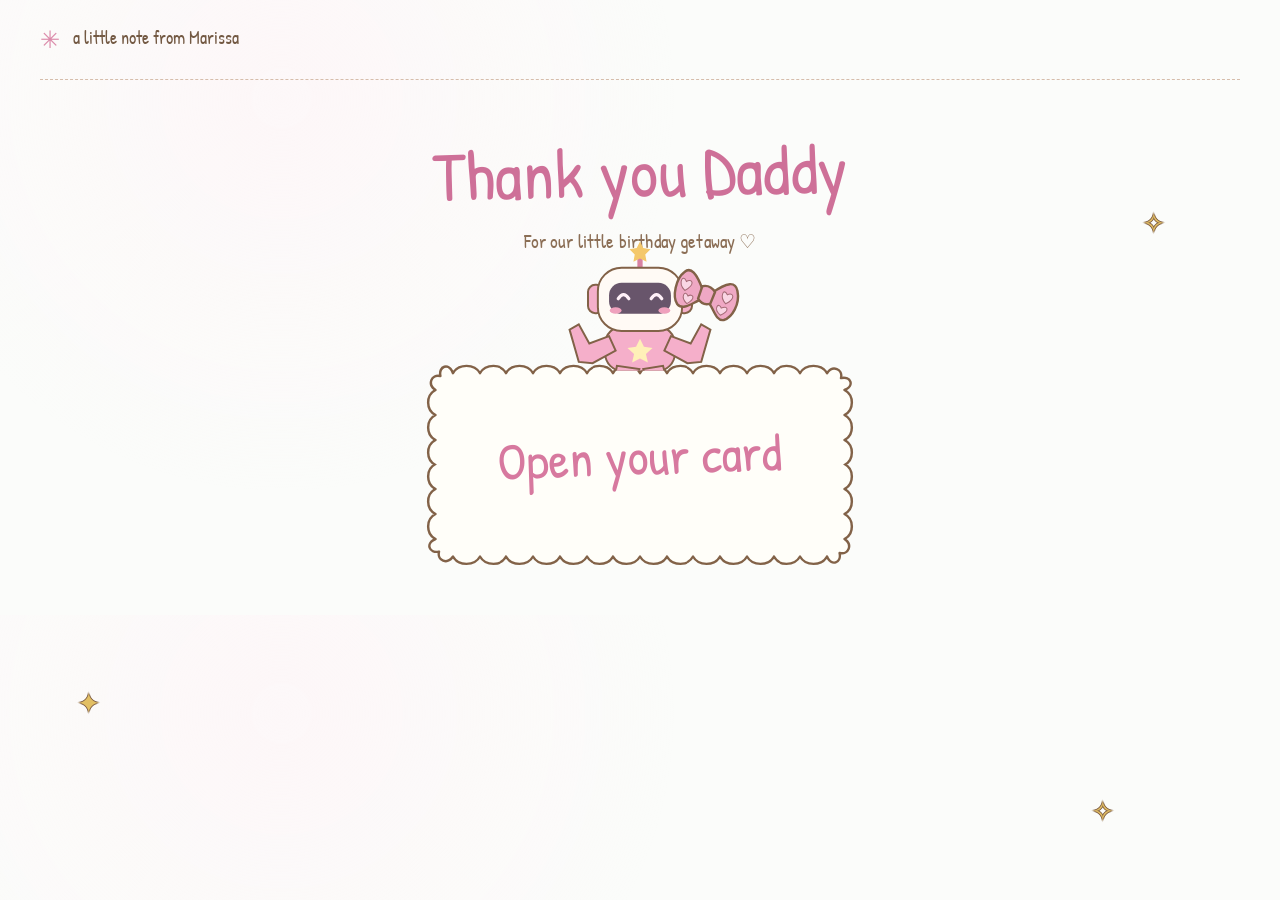
<file: birthday-trip/index.html>
<!doctype html>
<html lang="en">
<head>
  <meta charset="utf-8">
  <meta name="viewport" content="width=device-width, initial-scale=1, viewport-fit=cover">
  <meta name="robots" content="noindex, nofollow">
  <meta name="theme-color" content="#fbfcfa">
  <title>A little thank-you · From Marissa</title>
  <link rel="preconnect" href="https://fonts.googleapis.com">
  <link rel="preconnect" href="https://fonts.gstatic.com" crossorigin>
  <link href="https://fonts.googleapis.com/css2?family=Patrick+Hand&display=swap" rel="stylesheet">
  <link rel="stylesheet" href="../tesla/card.css?v=3">
  <link rel="stylesheet" href="../tesla/cloud-card.css?v=7">
  <link rel="stylesheet" href="../tesla/shooting-star.css?v=6">
  <link rel="stylesheet" href="../tesla/starbot-loading.css?v=8">
  <link rel="stylesheet" href="birthday-card.css">
  <link rel="modulepreload" href="../tesla/starbot.js?v=8">
  <link rel="preload" href="../tesla/starbot.glb" as="fetch" type="model/gltf-binary" crossorigin>
  <noscript><style>#open-card { display: none; }</style></noscript>
</head>
<body class="birthday-card">
  <svg class="svg-defs" aria-hidden="true" xmlns="http://www.w3.org/2000/svg">
    <symbol id="little-starbot" viewBox="0 0 240 260">
      <path d="M120 42V20" stroke="#d882a2" stroke-width="8" stroke-linecap="round"/>
      <path d="m120 3 5 10 11 2-8 8 2 11-10-5-10 5 2-11-8-8 11-2z" fill="#f4c86b"/>
      <g fill="#f5afca" stroke="#826248" stroke-width="3">
        <rect x="41" y="69" width="24" height="43" rx="11"/>
        <rect x="175" y="69" width="24" height="43" rx="11"/>
        <rect x="67" y="132" width="106" height="68" rx="27"/>
        <path d="m73 147-30 11-16-29-14 8 14 49 21 2 35-19z"/>
        <path d="m167 147 30 11 16-29 14 8-14 49-21 2-35-19z"/>
        <path d="m85 192-9 45 29 5 14-45zM125 197l13 45 29-5-12-45z"/>
        <rect x="68" y="228" width="42" height="22" rx="10"/>
        <rect x="134" y="228" width="42" height="22" rx="10"/>
        <rect x="56" y="43" width="128" height="96" rx="36" fill="#fffaf5"/>
      </g>
      <rect x="73" y="66" width="94" height="47" rx="19" fill="#68556b"/>
      <path d="M87 90q8-12 16 0m34 0q8-12 16 0" stroke="#fff0f8" stroke-width="5" fill="none" stroke-linecap="round"/>
      <ellipse cx="83" cy="108" rx="9" ry="5" fill="#efa1bd"/>
      <ellipse cx="157" cy="108" rx="9" ry="5" fill="#efa1bd"/>
      <path d="m120 151 6 12 13 2-10 9 3 13-12-6-12 6 3-13-10-9 13-2z" fill="#fff0b8"/>
    </symbol>
  </svg>

  <div class="flower-field" aria-hidden="true">
    <span class="star s1">✧</span>
    <span class="star s2">✦</span>
    <span class="star s3">✧</span>
  </div>

  <div class="site-shell">
    <header class="masthead">
      <span class="from"><span aria-hidden="true">✳</span> a little note from Marissa</span>
    </header>
    <main>
      <section class="delivery" id="delivery" aria-labelledby="cover-title">
        <h1 id="cover-title">Thank you Daddy</h1>
        <p class="recipients">For our little birthday getaway <span aria-hidden="true">♡</span></p>
        <button class="envelope" id="open-card" type="button" aria-controls="inside" aria-expanded="false">
          <span class="envelope-letter">
            <svg aria-hidden="true"><use href="#little-starbot"/></svg>
            <span>Open your card</span>
          </span>
        </button>
      </section>

      <section class="inside" id="inside" hidden aria-labelledby="letter-title">
        <div class="card-topline">
          <button class="text-button" id="close-card" type="button">Fold card</button>
        </div>
        <div class="open-card">
          <article class="letter">
            <h2 id="letter-title" tabindex="-1">Thank you Daddy <span class="heading-heart" aria-hidden="true">♡</span></h2>
            <p class="birthday-message">Thank you for being nice to me and for taking me on a trip. I can’t wait to get away with you for my birthday!</p>
            <div class="signature">
              <span>Love,</span>
              <p>Marissa <span aria-hidden="true">✧</span></p>
            </div>
          </article>
          <div class="celebration">
            <div class="starbot-scene-wrapper is-loading" id="starbot-scene-wrapper">
              <div class="robot-stage" id="robot-stage" role="img" aria-label="A little illustrated Starbot while the 3D robot arrives" aria-busy="true">
                <div class="stage-halo" aria-hidden="true"></div>
                <div class="stage-grid" aria-hidden="true"></div>
                <span class="dance-spark d1" aria-hidden="true">✧</span>
                <span class="dance-spark d2" aria-hidden="true">✦</span>
                <span class="dance-spark d3" aria-hidden="true">♡</span>
                <div class="robot-fallback" id="robot-fallback" aria-hidden="true">
                  <svg><use href="#little-starbot"/></svg>
                </div>
                <div class="canvas-host" id="canvas-host" aria-hidden="true"></div>
              </div>
              <div class="starbot-loading" id="starbot-loading" role="status" aria-live="polite" aria-atomic="true">
                <div class="arrival-sparkles" aria-hidden="true"><span>✧</span><span>♡</span><span>✦</span></div>
                <p id="starbot-loading-title">Starbot is coming…</p>
                <small id="starbot-loading-note">Just a tiny moment ♡</small>
                <button class="starbot-retry" id="retry-starbot" type="button" hidden>Try again</button>
              </div>
            </div>
            <div class="dance-caption">
              <span class="tiny-star" aria-hidden="true">✶</span>
              <span>Starbot’s happy dance</span>
              <button class="dance-toggle" id="dance-toggle" type="button" aria-pressed="false" aria-label="Pause animations">Ⅱ</button>
            </div>
            <button class="encore-button" id="encore" type="button">Encore <span aria-hidden="true">♡</span></button>
          </div>
        </div>
      </section>

      <noscript>
        <article class="no-script">
          <p>Thank you for being nice to me and for taking me on a trip. I can’t wait to get away with you for my birthday!</p>
          <p>Love, Marissa</p>
        </article>
      </noscript>
    </main>
  </div>

  <div class="confetti" id="confetti" aria-hidden="true"></div>
  <div class="shooting-star-layer" id="shooting-stars" aria-hidden="true"></div>
  <script type="module" src="../tesla/card.js?v=8"></script>
</body>
</html>
</file>
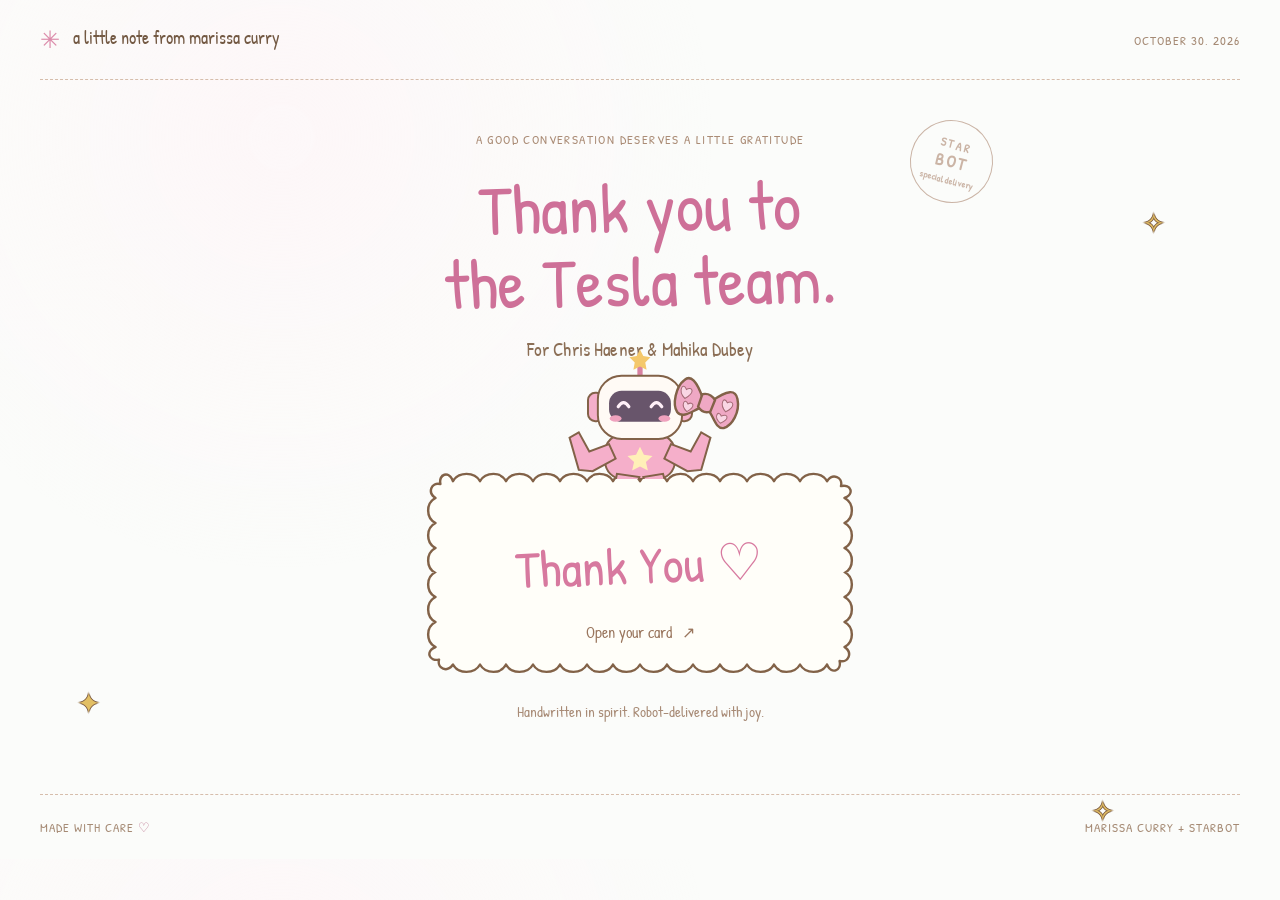
<file: tesla/index.html>
<!doctype html>
<html lang="en">
<head>
<meta charset="utf-8">
<meta name="viewport" content="width=device-width, initial-scale=1, viewport-fit=cover">
<title>Thank you to the Tesla team · From Marissa Curry</title>
<meta name="author" content="Marissa Curry">
<meta name="description" content="A little thank-you for Chris Haener and Mahika Dubey, with a happy dance from Starbot.">
<meta property="og:title" content="Thank you to the Tesla team">
<meta property="og:description" content="For Chris and Mahika — a little gratitude, and a happy dance from Starbot. From Marissa Curry.">
<meta property="og:type" content="website">
<meta name="theme-color" content="#fbfcfa">
<link rel="icon" href="data:image/svg+xml,%3Csvg xmlns='http://www.w3.org/2000/svg' viewBox='0 0 100 100'%3E%3Ctext y='.9em' font-size='85'%3E💌%3C/text%3E%3C/svg%3E">
<link rel="preconnect" href="https://fonts.googleapis.com">
<link rel="preconnect" href="https://fonts.gstatic.com" crossorigin>
<link href="https://fonts.googleapis.com/css2?family=Patrick+Hand&display=swap" rel="stylesheet">
<link rel="stylesheet" href="card.css?v=3">
<link rel="stylesheet" href="cloud-card.css?v=7">
<link rel="stylesheet" href="shooting-star.css?v=6">
<link rel="stylesheet" href="starbot-loading.css?v=8">
<link rel="modulepreload" href="starbot.js?v=8">
<link rel="preload" href="starbot.glb" as="fetch" type="model/gltf-binary" crossorigin fetchpriority="high">
</head>
<body>
<svg class="svg-defs" aria-hidden="true" xmlns="http://www.w3.org/2000/svg"><defs>
  <symbol id="flower" viewBox="0 0 80 80"><g fill="currentColor"><ellipse cx="40" cy="23" rx="13" ry="20"/><ellipse cx="40" cy="23" rx="13" ry="20" transform="rotate(72 40 40)"/><ellipse cx="40" cy="23" rx="13" ry="20" transform="rotate(144 40 40)"/><ellipse cx="40" cy="23" rx="13" ry="20" transform="rotate(216 40 40)"/><ellipse cx="40" cy="23" rx="13" ry="20" transform="rotate(288 40 40)"/></g><circle cx="40" cy="40" r="11" fill="#ffe6a4"/></symbol>
  <symbol id="little-starbot" viewBox="0 0 240 260">
    <path d="M120 42V20" stroke="#d882a2" stroke-width="8" stroke-linecap="round"/><path d="m120 3 5 10 11 2-8 8 2 11-10-5-10 5 2-11-8-8 11-2z" fill="#f4c86b"/>
    <g fill="#f5afca" stroke="#826248" stroke-width="3"><rect x="41" y="69" width="24" height="43" rx="11"/><rect x="175" y="69" width="24" height="43" rx="11"/>
    <rect x="67" y="132" width="106" height="68" rx="27"/><path d="m73 147-30 11-16-29-14 8 14 49 21 2 35-19z"/><path d="m167 147 30 11 16-29 14 8-14 49-21 2-35-19z"/>
    <path d="m85 192-9 45 29 5 14-45zM125 197l13 45 29-5-12-45z"/><rect x="68" y="228" width="42" height="22" rx="10"/><rect x="134" y="228" width="42" height="22" rx="10"/>
    <rect x="56" y="43" width="128" height="96" rx="36" fill="#fffaf5"/></g>
    <rect x="73" y="66" width="94" height="47" rx="19" fill="#68556b"/><path d="M87 90q8-12 16 0m34 0q8-12 16 0" stroke="#fff0f8" stroke-width="5" fill="none" stroke-linecap="round"/>
    <ellipse cx="83" cy="108" rx="9" ry="5" fill="#efa1bd"/><ellipse cx="157" cy="108" rx="9" ry="5" fill="#efa1bd"/><path d="m120 151 6 12 13 2-10 9 3 13-12-6-12 6 3-13-10-9 13-2z" fill="#fff0b8"/>
  </symbol>
</defs></svg>
<div class="flower-field" aria-hidden="true"><svg class="bloom b1"><use href="#flower"/></svg><svg class="bloom b2"><use href="#flower"/></svg><svg class="bloom b3"><use href="#flower"/></svg><svg class="bloom b4"><use href="#flower"/></svg><span class="star s1">✧</span><span class="star s2">✦</span><span class="star s3">✧</span></div>
<div class="site-shell">
<header class="masthead"><span class="from"><span aria-hidden="true">✳</span> a little note from marissa curry</span><span class="date">OCTOBER 30, 2026</span></header>
<main>
  <section class="delivery" id="delivery" aria-label="A thank-you card for the Tesla team">
    <div class="postmark" aria-hidden="true">STAR<span>BOT</span><small>special delivery</small></div>
    <p class="eyebrow">A GOOD CONVERSATION DESERVES A LITTLE GRATITUDE</p>
    <h1>Thank you to<br>the <em>Tesla team.</em></h1>
    <p class="recipients">For Chris Haener &amp; Mahika Dubey</p>
    <button class="envelope" id="open-card" aria-controls="inside" aria-expanded="false">
      <span class="envelope-back"></span><span class="envelope-letter"><svg aria-hidden="true"><use href="#little-starbot"/></svg><span>Thank You ♡</span></span><span class="envelope-front"></span><span class="seal" aria-hidden="true">✦</span><span class="open-label">Open your card <span aria-hidden="true">↗</span></span>
    </button>
    <p class="cover-note">Handwritten in spirit. Robot-delivered with joy.</p>
  </section>
  <section class="inside" id="inside" hidden aria-labelledby="letter-title">
    <div class="card-topline"><span class="eyebrow">A LITTLE GRATITUDE, FROM ME TO YOU</span><button class="text-button" id="close-card">Fold card <span aria-hidden="true">↗</span></button></div>
    <div class="open-card">
      <div class="celebration">
        <p class="stage-kicker"><span aria-hidden="true">✦</span> STARBOT SAYS THANK YOU <span aria-hidden="true">✦</span></p>
        <div class="thank-you-bubbles" aria-hidden="true"><span style="--i:0;--arc:2px">T</span><span style="--i:1;--arc:-2px">h</span><span style="--i:2;--arc:0px">a</span><span style="--i:3;--arc:-3px">n</span><span style="--i:4;--arc:2px">k</span><span style="--i:5;--arc:0px">Y</span><span style="--i:6;--arc:2px">o</span><span style="--i:7;--arc:-2px">u</span><span style="--i:8;--arc:1px">♡</span></div>
        <div class="starbot-scene-wrapper is-loading" id="starbot-scene-wrapper">
        <div class="robot-stage" id="robot-stage" role="img" aria-label="A little illustrated Starbot while the 3D robot arrives" aria-busy="true">
          <div class="stage-halo" aria-hidden="true"></div>
          <div class="floating-hearts" aria-hidden="true"><span style="--i:0;--x:20%;--drift:-45px;--tilt:-15deg">♥</span><span style="--i:1;--x:80%;--drift:32px;--tilt:12deg">♥</span><span style="--i:2;--x:30%;--drift:-30px;--tilt:18deg">✦</span><span style="--i:3;--x:73%;--drift:48px;--tilt:-16deg">♥</span><span style="--i:4;--x:16%;--drift:-15px;--tilt:-9deg">✧</span><span style="--i:5;--x:82%;--drift:10px;--tilt:15deg">✦</span><span style="--i:6;--x:27%;--drift:-45px;--tilt:-20deg">♥</span><span style="--i:7;--x:76%;--drift:35px;--tilt:20deg">♥</span></div>
          <div class="stage-grid" aria-hidden="true"></div><span class="dance-spark d1" aria-hidden="true">✧</span><span class="dance-spark d2" aria-hidden="true">✦</span><span class="dance-spark d3" aria-hidden="true">♡</span>
          <div class="robot-fallback" id="robot-fallback" aria-hidden="true"><svg><use href="#little-starbot"/></svg></div>
          <div class="canvas-host" id="canvas-host" aria-hidden="true"></div>
        </div>
        <div class="starbot-loading" id="starbot-loading" role="status" aria-live="polite" aria-atomic="true">
          <div class="arrival-sparkles" aria-hidden="true"><span>✧</span><span>♡</span><span>✦</span></div>
          <p id="starbot-loading-title">Starbot is coming…</p>
          <small id="starbot-loading-note">Just a tiny moment ♡</small>
          <button type="button" class="starbot-retry" id="retry-starbot" hidden>Try again ♡</button>
        </div>
        </div>
        <div class="dance-caption"><span class="tiny-star" aria-hidden="true">✶</span><span>A little happy dance,<br><strong>just for you.</strong></span><button class="dance-toggle" id="dance-toggle" aria-pressed="false" aria-label="Pause animations">Ⅱ</button></div>
        <button type="button" class="encore-button" id="encore">Encore! <span aria-hidden="true">♡</span></button>
        <p class="stage-footnote">built with curiosity. improved with feedback.</p>
      </div>
      <article class="letter">
        <p class="letter-date">OCTOBER 30, 2026 <span aria-hidden="true">♡</span></p>
        <h2 id="letter-title" tabindex="-1">Thank you to<br>the Tesla team <span class="heading-heart" aria-hidden="true">♡</span></h2>
        <p class="salutation">Dear Chris and Mahika,</p>
        <p>Thank you for making today’s interview such a thoughtful experience. <strong>Chris</strong>, I appreciate you coordinating everything. <strong>Mahika</strong>, thank you for leading the interview and taking the time to get to know me and my work.</p>
        <p>I especially appreciated your kind words about <strong>Starbot</strong> and your constructive feedback. I’m taking it to heart: I’ll seek out more opportunities to discuss technical topics in group settings and practice communicating my ideas clearly and confidently.</p>
        <p class="project-update"><strong>Mahika</strong>, your question during the interview encouraged me to extend my thinking about Starbot. I’ve since updated the project based on that question, and I wanted to share the <a class="project-link" href="https://marissacodes.com/actuator-diagnostics" target="_blank" rel="noopener noreferrer" aria-label="Updated Starbot project (opens in a new tab)">updated Starbot project <span aria-hidden="true">↗</span></a> with you.</p>
        <p>A growth mindset and continuous learning are values I care deeply about. I’m grateful for feedback that gives me something concrete to work on, and I’m excited to keep learning and improving.</p>
        <p>Thank you again for your time, encouragement, and consideration.</p>
        <div class="signature"><span>Warmly,</span><p>Marissa Curry <span aria-hidden="true">✧</span></p></div>
      </article>
    </div>
    <p class="closing-note"><span aria-hidden="true">✿</span> Here’s to thoughtful feedback &amp; the things we learn next.</p>
  </section>
  <noscript><article class="no-script"><h2>Dear Chris and Mahika,</h2><p>Thank you for today’s interview. Chris, I appreciate you coordinating everything. Mahika, thank you for leading the interview. I appreciated your kind words about Starbot and your constructive feedback. I’ll seek out more opportunities to discuss technical topics in group settings and practice communicating clearly and confidently. Growth and continuous learning matter deeply to me.</p><p class="project-update"><strong>Mahika</strong>, your question during the interview encouraged me to extend my thinking about Starbot. I’ve since updated the project based on that question, and I wanted to share the <a class="project-link" href="https://marissacodes.com/actuator-diagnostics" target="_blank" rel="noopener noreferrer" aria-label="Updated Starbot project (opens in a new tab)">updated Starbot project <span aria-hidden="true">↗</span></a> with you.</p><p>Thank you for your time, encouragement, and consideration.</p><p>Warmly, Marissa Curry</p></article></noscript>
</main>
<footer class="footer"><span>MADE WITH CARE <span aria-hidden="true">♡</span></span><span>MARISSA CURRY + STARBOT</span></footer>
</div>
<div class="confetti" id="confetti" aria-hidden="true"></div>
<div class="shooting-star-layer" id="shooting-stars" aria-hidden="true"></div>
<script type="module" src="card.js?v=8"></script>
</body>
</html>
</file>
<file: tesla/card.css>
:root{--mint:#f2f7ef;--paper:#fffdf7;--pink:#efb4c9;--rose:#a44f70;--ink:#3e514c;--muted:#718079;--line:#d6e1d4;--display:'Fraunces',Georgia,serif;--body:'DM Sans',system-ui,sans-serif;color-scheme:light}*{box-sizing:border-box}body{margin:0;background:var(--mint);color:var(--ink);font-family:var(--body);-webkit-font-smoothing:antialiased}button{font:inherit}button:focus-visible{outline:3px solid var(--rose);outline-offset:7px}button{touch-action:manipulation}button:disabled{cursor:wait}[hidden]{display:none!important}.svg-defs{position:absolute;width:0;height:0;overflow:hidden}.site-shell{width:min(1180px,calc(100% - 80px));margin:auto;position:relative;z-index:1}.masthead{height:92px;display:flex;align-items:center;justify-content:space-between;border-bottom:1px solid var(--line)}.from{font-size:13px;font-weight:500}.from>span{font-size:25px;vertical-align:middle;color:var(--rose);margin-right:9px}.date,.footer{font-size:10px;font-weight:500;letter-spacing:1.7px}.date{color:var(--muted)}.delivery{max-width:650px;margin:auto;text-align:center;padding:55px 0 22px;position:relative}.eyebrow{font-size:9px;line-height:1.7;font-weight:600;letter-spacing:2px;color:var(--muted)}h1{font-family:var(--display);font-size:clamp(40px,5.5vw,66px);font-weight:500;line-height:1.08;letter-spacing:-2.8px;margin:21px 0 19px}h1 em{font-weight:500;color:var(--rose)}.recipients{font-size:13px;letter-spacing:.15px;margin-bottom:52px}.postmark{position:absolute;right:-26px;top:42px;border:1px solid #99aaa0;border-radius:50%;width:83px;height:83px;display:flex;flex-direction:column;justify-content:center;font-size:11px;font-weight:700;letter-spacing:2px;transform:rotate(15deg);opacity:.65}.postmark span{font-size:17px;line-height:1.1}.postmark small{font-size:6px;letter-spacing:.6px;margin-top:4px}.envelope{display:block;position:relative;width:min(430px,100%);height:290px;margin:0 auto;border:0;background:transparent;cursor:pointer;isolation:isolate;transition:transform .3s}.envelope:hover{transform:translateY(-5px) rotate(-1deg)}.envelope-back{position:absolute;inset:40px 0 0;background:#d39bb5;border:1px solid #ca9bad;border-radius:12px;box-shadow:0 24px 35px -20px #53635755}.envelope-back:before{content:'';position:absolute;left:0;right:0;top:-90px;height:150px;background:#dfa8be;clip-path:polygon(0 66%,50% 0,100% 66%,100% 100%,0 100%);border-radius:10px}.envelope-letter{position:absolute;top:0;left:29px;right:29px;height:220px;border:1px solid #e5dbcf;border-radius:6px;background:var(--paper);transform:rotate(-4deg);display:flex;align-items:flex-start;padding:17px 25px;justify-content:space-between;box-shadow:0 5px 15px #82425911}.envelope-letter svg{width:110px;height:120px;flex-shrink:0}.envelope-letter>span{font-family:var(--display);font-size:20px;line-height:1.35;color:var(--rose);padding-top:20px;text-align:left}.envelope-front{position:absolute;inset:100px 0 0;background:linear-gradient(145deg,#f7c9d8,#efb2ca);clip-path:polygon(0 0,50% 48%,100% 0,100% 100%,0 100%);border-radius:0 0 12px 12px}.seal{position:absolute;top:155px;left:calc(50% - 24px);display:grid;place-items:center;background:#fbe7ab;color:#ac8251;width:48px;height:48px;border-radius:50%;border:3px double #dfbc79;font-size:26px;transform:rotate(-10deg);box-shadow:0 4px 8px #ac5c7b20}.open-label{position:absolute;left:0;right:0;bottom:22px;font-size:11px;color:#713e56;font-weight:600;letter-spacing:.8px}.open-label>span{margin-left:6px}.cover-note{font-size:10px;color:var(--muted);margin:25px 0 20px}.footer{display:flex;justify-content:space-between;border-top:1px solid var(--line);padding:23px 0;color:#829085;margin-top:30px}.footer span span{color:#ba718c}.flower-field{position:fixed;inset:0;overflow:hidden;pointer-events:none}.bloom{position:absolute;width:130px;height:130px;color:#f2c0d1}.b1{top:28%;left:-45px;transform:rotate(13deg)}.b2{right:1%;top:58%;width:90px;transform:rotate(37deg);color:#d3e2c9}.b3{bottom:-22px;left:15%;width:65px;color:#ead9b2;transform:rotate(23deg)}.b4{right:10%;top:-55px;width:150px;color:#e2ebda}.star{position:absolute;color:#b5c1a8;font-family:Georgia,serif}.s1{top:26%;right:19%;font-size:28px}.s2{left:17%;bottom:28%;font-size:13px;color:#bd8fa0}.s3{right:5%;bottom:11%;font-size:28px}.inside{padding:31px 0 0;animation:unfold .65s ease-out both}.card-topline{display:flex;align-items:center;justify-content:space-between;margin-bottom:20px;gap:16px}.text-button{border:0;background:none;color:var(--rose);font-size:11px;padding:8px 0;cursor:pointer}.text-button>span{margin-left:5px}.open-card{display:grid;grid-template-columns:minmax(0,.9fr) minmax(0,1.1fr);border:1px solid #dedbce;border-radius:15px;background:var(--paper);box-shadow:0 24px 60px -28px #57634a3d;overflow:hidden}.celebration{background:#f9e3eb;display:flex;flex-direction:column;text-align:center;position:relative;min-width:0;padding:36px 24px 24px;border-right:1px solid #e6d7d7;background-image:radial-gradient(#fff9 1px,transparent 1px);background-size:16px 16px}.stage-kicker{font-size:9px;font-weight:600;letter-spacing:1.8px;color:#975c74;margin:0}.stage-kicker>span{color:#bb7d97;margin:0 8px}.robot-stage{position:relative;width:100%;height:390px;margin:auto;isolation:isolate;overflow:hidden}.canvas-host{position:absolute;inset:0;z-index:2}.canvas-host canvas{display:block;width:100%;height:100%}.stage-grid{position:absolute;bottom:20px;left:8%;right:8%;height:70px;border:1px solid #ce99af80;border-radius:50%;background:radial-gradient(ellipse,#d89bb329,transparent 70%);box-shadow:0 12px 0 -7px #e7b8cc60}.robot-fallback{position:absolute;inset:30px 20px 55px;display:grid;place-items:center;animation:robot-bop 1.4s ease-in-out infinite}.robot-fallback svg{width:230px;max-width:90%;height:100%}.dance-spark{position:absolute;z-index:3;animation:spark 2.5s ease-in-out infinite;color:#b67796;pointer-events:none}.d1{left:8%;top:20%;font-size:40px}.d2{right:12%;top:34%;font-size:23px;animation-delay:.5s;color:#cfa257}.d3{left:16%;bottom:23%;font-size:25px;animation-delay:1s}.dance-caption{display:flex;align-items:center;justify-content:center;gap:15px;text-align:left;font-family:var(--display);font-size:17px;line-height:1.4;color:#9e5474;margin-top:8px}.dance-caption strong{font-weight:500;font-style:italic}.tiny-star{font-size:36px;color:#bd889d}.dance-toggle{width:44px;height:44px;border:1px solid #c994ab;border-radius:50%;color:#94506e;background:#fff7;cursor:pointer;font:14px var(--body);margin-left:15px}.stage-footnote{font-size:9px;letter-spacing:.65px;color:#a47688;margin:28px 0 0}.letter{padding:35px 48px 31px;background:linear-gradient(90deg,#ddd1bd13,transparent 25px)}.letter-date{font-size:8px;letter-spacing:1.5px;color:#9a9b8f;margin:0 0 20px;display:flex;justify-content:space-between}.letter-date span{color:#ba8097;font-size:16px}.letter h2{font-family:var(--display);font-size:35px;line-height:1.13;font-weight:500;letter-spacing:-1.1px;margin:0 0 24px;color:var(--rose)}.letter h2:focus{outline:none}.letter p:not(.letter-date){font-size:14px;line-height:1.85;margin:0 0 15px}.letter .salutation{font-weight:600}.letter strong{font-weight:600}.signature{padding-top:3px}.signature>span{font-size:11px}.signature p{font-family:var(--display);font-size:27px!important;font-style:italic;margin:5px 0 0!important;color:var(--rose)}.signature p span{font-size:22px;margin-left:8px;color:#bc9c67}.closing-note{text-align:center;font-size:10px;color:var(--muted);padding:22px 0 0;line-height:1.8}.closing-note span{margin-right:6px;color:#bb7c97}.confetti{position:fixed;inset:0;pointer-events:none;z-index:10;overflow:hidden}.confetti i{position:absolute;top:-30px;left:var(--x);background:var(--c);width:7px;height:12px;border-radius:2px;animation:confetti-fall 2.8s var(--delay) ease-in both}.paused .robot-fallback,.paused .dance-spark{animation-play-state:paused}.no-script{background:var(--paper);padding:30px;line-height:1.8;border:1px solid var(--line);border-radius:12px}.no-script h2{font-family:var(--display)}@keyframes robot-bop{0%,100%{transform:translateY(0) rotate(-6deg)}25%{transform:translateY(-18px) rotate(4deg)}50%{transform:translateY(0) rotate(6deg)}75%{transform:translateY(-18px) rotate(-4deg)}}@keyframes spark{0%,100%{transform:scale(.8) rotate(-8deg);opacity:.5}50%{transform:scale(1.15) rotate(10deg);opacity:1}}@keyframes unfold{from{opacity:0;transform:translateY(18px) scale(.98)}to{opacity:1;transform:none}}@keyframes confetti-fall{to{transform:translate(var(--drift),110vh) rotate(var(--turn));opacity:0}}
@media(min-width:1450px){.site-shell{width:1180px}.delivery{padding-top:70px;padding-bottom:45px}.envelope{margin-top:40px}}@media(max-width:1000px){.site-shell{width:calc(100% - 48px)}.letter{padding:30px}.robot-stage{height:340px}.celebration{padding:30px 15px}.letter h2{font-size:31px}.postmark{right:0;top:30px;width:65px;height:65px;font-size:9px}.postmark span{font-size:14px}}@media(max-width:700px){.site-shell{width:calc(100% - 36px)}.masthead{height:73px}.from{font-size:10px}.from>span{font-size:22px;margin-right:4px}.date{font-size:8px;letter-spacing:1px}.delivery{padding-top:42px}.delivery>.eyebrow{font-size:7px;letter-spacing:1.2px;margin-bottom:16px}h1{font-size:46px;letter-spacing:-2px;margin:18px 0}.recipients{font-size:11px;margin-bottom:55px}.postmark{display:none}.envelope{width:310px;max-width:100%;height:260px}.envelope-letter{left:20px;right:20px;padding:13px 14px}.envelope-letter svg{width:93px;height:112px}.envelope-letter>span{font-size:17px;padding-top:25px}.envelope-back{top:40px}.envelope-front{top:95px}.seal{top:144px}.cover-note{font-size:9px;margin-top:22px}.footer{font-size:8px;letter-spacing:1.2px;margin-top:24px;padding:20px 0}.b1{width:90px;left:-55px;top:25%}.b2{right:-30px;top:67%;width:65px}.b4{right:-60px}.s1{right:8%;top:24%;font-size:21px}.s2{left:7%;bottom:22%}.open-card{grid-template-columns:1fr}.celebration{border-right:0;border-bottom:1px solid #e6d7d7;padding:25px 18px 22px}.robot-stage{height:280px;max-width:370px;margin:10px auto 0}.stage-kicker{font-size:8px;letter-spacing:1.6px}.dance-caption{margin-top:0;font-size:16px}.stage-footnote{margin-top:16px;font-size:8px}.letter{padding:30px 27px 24px}.letter h2{font-size:34px;margin-bottom:24px}.letter p:not(.letter-date){font-size:13px;line-height:1.9}.letter-date{margin-bottom:20px}.card-topline{margin-bottom:12px}.card-topline .eyebrow{font-size:7px;letter-spacing:1.2px}.text-button{font-size:10px;white-space:nowrap}.inside{padding-top:20px}.closing-note{font-size:9px;padding:15px 12px 0}.robot-fallback{inset:10px 20px 40px}}@media(prefers-reduced-motion:reduce){*,*:before,*:after{animation:none!important;transition:none!important;scroll-behavior:auto!important}}

/* A bouncy sticker celebration, inspired by the thank-you animation reference. */
.thank-you-bubbles{display:flex;justify-content:center;align-items:center;gap:4px;height:87px;padding:14px 0 6px;flex-shrink:0;isolation:isolate}
.thank-you-bubbles span{display:grid;place-items:center;width:39px;height:45px;border:2px solid #9b5a70;border-radius:48% 44% 46% 40%;font:600 29px/1 'Fredoka',var(--body);color:#79364d;background:#f4b9c9;box-shadow:0 4px 0 #c993a844;transform:translateY(var(--arc)) rotate(-9deg);animation:letter-hop 3.6s calc(var(--i)*-.12s) ease-in-out infinite}
.thank-you-bubbles span:nth-child(3n+2){background:#f8de84;transform:translateY(var(--arc)) rotate(8deg);border-radius:41% 49% 40% 48%}
.thank-you-bubbles span:nth-child(3n){background:#c4dfd5;border-radius:48% 39% 47% 43%}
.thank-you-bubbles span:nth-child(6){margin-left:8px}.stage-kicker{font-size:8px;letter-spacing:1.9px}.robot-stage{margin:10px auto 4px}
.stage-halo{position:absolute;width:220px;height:220px;left:50%;top:43%;border-radius:50%;transform:translate(-50%,-50%);background:radial-gradient(circle,#fff8c966,#fff8 38%,transparent 70%);animation:halo-bloom 3.6s ease-in-out infinite;z-index:0;pointer-events:none}
.floating-hearts{position:absolute;inset:0;z-index:4;pointer-events:none;overflow:hidden}
.floating-hearts span{position:absolute;left:var(--x);top:53%;font:30px/1 Georgia,serif;color:#ed94b2;-webkit-text-stroke:1.3px #995166;text-shadow:0 3px 0 #fff8;opacity:0;animation:heart-float 3.6s calc(var(--i)*-.44s) ease-out infinite}
.floating-hearts span:nth-child(3n){color:#efd078;font-size:22px;-webkit-text-stroke:.7px #bb955b}
.encore-button{align-self:center;display:flex;gap:12px;align-items:center;justify-content:center;margin-top:19px;padding:9px 20px;border:1.5px solid #bd7f98;background:#fff4f8;color:#99516e;border-radius:999px;box-shadow:0 3px 0 #d7a3b858;font-size:11px;font-weight:600;cursor:pointer;transition:transform .2s,box-shadow .2s;min-height:44px}.encore-button:hover{transform:translateY(-3px) rotate(-2deg);box-shadow:0 5px 0 #d7a3b858}.encore-button:active{transform:translateY(1px)}.encore-button span{font-size:20px;line-height:1}
.stage-footnote{margin-top:20px}.dance-caption{font-size:18px}.tiny-star{animation:tiny-twirl 7.2s ease-in-out infinite}
.paused .thank-you-bubbles span,.paused .floating-hearts span,.paused .stage-halo,.paused .tiny-star{animation-play-state:paused}
.encore:not(.paused) .thank-you-bubbles{animation:encore-pop .7s ease-out both}
.confetti i.heart,.confetti i.sparkle{background:none!important;width:auto;height:auto;font:20px Georgia,serif;color:var(--c);text-shadow:0 1px 0 #9c587a55}.confetti i.sparkle{font-size:17px}
.envelope{animation:envelope-bob 4s ease-in-out infinite}.envelope:hover{animation-play-state:paused}.seal{animation:seal-wiggle 4s ease-in-out infinite}
@keyframes letter-hop{0%,12%,48%,100%{transform:translateY(var(--arc)) rotate(-7deg) scale(1)}24%{transform:translateY(calc(var(--arc) - 12px)) rotate(8deg) scale(1.1,.95)}32%{transform:translateY(calc(var(--arc) + 3px)) rotate(-5deg) scale(.98,1.05)}}
@keyframes heart-float{0%,8%{opacity:0;transform:translate(0,20px) rotate(var(--tilt)) scale(.2)}18%{opacity:1;transform:translate(calc(var(--drift)*.2),0) rotate(var(--tilt)) scale(1.1)}65%{opacity:.9}88%,100%{opacity:0;transform:translate(var(--drift),-145px) rotate(calc(var(--tilt)*-1)) scale(.55)}}
@keyframes halo-bloom{0%,100%{opacity:.55;transform:translate(-50%,-50%) scale(.85)}50%{opacity:1;transform:translate(-50%,-50%) scale(1.15)}}
@keyframes tiny-twirl{0%,15%,65%,100%{transform:rotate(-12deg) scale(1)}35%{transform:rotate(170deg) scale(1.2)}50%{transform:rotate(350deg) scale(1)}}
@keyframes encore-pop{0%{transform:scale(.7);opacity:.3}60%{transform:scale(1.08);opacity:1}100%{transform:scale(1)}}
@keyframes envelope-bob{0%,100%{transform:translateY(0) rotate(-1deg)}50%{transform:translateY(-8px) rotate(1deg)}}
@keyframes seal-wiggle{0%,60%,100%{transform:rotate(-10deg) scale(1)}68%{transform:rotate(10deg) scale(1.08)}76%{transform:rotate(-15deg) scale(1.04)}84%{transform:rotate(-10deg) scale(1)}}
@media(max-width:1000px){.thank-you-bubbles{gap:3px}.thank-you-bubbles span{width:32px;height:39px;font-size:25px}}
@media(max-width:700px){.thank-you-bubbles{height:77px;padding-top:9px;gap:3px}.thank-you-bubbles span{width:28px;height:34px;font-size:22px;border-width:1.5px}.thank-you-bubbles span:nth-child(6){margin-left:5px}.robot-stage{height:290px;margin-top:3px}.encore-button{margin-top:15px}.stage-halo{width:190px;height:190px}.floating-hearts span{font-size:25px}.dance-caption{font-size:17px}}
@media(max-width:350px){.thank-you-bubbles{gap:2px}.thank-you-bubbles span{width:24px;height:31px;font-size:20px}.thank-you-bubbles span:nth-child(6){margin-left:3px}}
@media(prefers-reduced-motion:reduce){.floating-hearts{display:none}.thank-you-bubbles span{transform:translateY(var(--arc));animation:none!important}.envelope,.seal,.stage-halo,.tiny-star,.encore .thank-you-bubbles{animation:none!important}}

.animations-paused .confetti i,.animations-paused .envelope,.animations-paused .seal{animation-play-state:paused}
</file>
<file: tesla/cloud-card.css>
/* Handwritten pink ink and cocoa-outlined paper, inspired by the supplied card. */
:root{--mint:#fbfcfa;--paper:#fffef9;--pink:#f1b1cb;--rose:#ce7098;--ink:#735943;--muted:#a08470;--line:#ecdacf;--display:'Patrick Hand','Comic Sans MS',cursive;--body:'Patrick Hand','Comic Sans MS',cursive;--cocoa:#826248}
body{background:radial-gradient(circle at 22% 16%,#fff3f78a,transparent 35%),#fbfcfa;font-size:18px;color:var(--ink)}
.site-shell{width:min(1200px,calc(100% - 64px))}.masthead{height:80px;border-bottom:1.5px dashed #d6bdab}.from{font-size:18px}.from>span{font-family:Georgia,serif;font-size:24px;color:#db8baa}.date{font-size:13px;letter-spacing:1px;color:#a58a74}.footer{font-size:13px;letter-spacing:1px;color:#a58a74;border-top:1.5px dashed #d6bdab}.eyebrow{font-size:13px;font-weight:400;letter-spacing:1.4px;color:#aa8b75}.text-button{font-size:17px;color:#a26c73}.text-button:hover{color:#cd6e97}
.bloom{display:none}.flower-field .star{color:#e2bf64;text-shadow:1px 0 var(--cocoa),-1px 0 var(--cocoa),0 1px var(--cocoa),0 -1px var(--cocoa);font-size:28px}.s1{top:23%;right:9%}.s2{bottom:20%;left:6%}.s3{bottom:8%;right:13%}
.delivery{max-width:690px;padding-top:35px}h1{font-size:clamp(44px,5.5vw,70px);font-weight:400;color:var(--rose);letter-spacing:.2px;line-height:1.05;margin:20px 0 17px;transform:rotate(-1deg)}h1 em{color:inherit;font-style:normal;font-weight:400}.recipients{font-size:19px;color:#8b6e55;margin-bottom:108px}.postmark{color:#b18e79;border-color:#b18e79;font-size:12px;right:-8px;top:40px}.postmark small{font-size:9px;letter-spacing:.2px}
/* The folded cover becomes a little puffy paper sign with Starbot peeking out. */
.envelope{width:430px;max-width:100%;height:205px;border:28px solid transparent;border-image:url('art/cloud-paper.svg') 40 fill / 28px / 0 round;background:none;box-shadow:none;isolation:isolate;overflow:visible;animation:envelope-bob 4s ease-in-out infinite}
.envelope-back,.envelope-front,.seal{display:none}.envelope-letter{position:absolute;inset:0;background:none;border:0;border-radius:0;box-shadow:none;padding:0;transform:none;display:grid;place-items:center}
.envelope-letter svg{position:absolute;width:158px;height:172px;left:calc(50% - 79px);top:-151px;clip-path:inset(0 0 40px 0);z-index:-1;overflow:visible}.envelope-letter>span{padding:0 0 16px;text-align:center;color:#d7799f;font-family:var(--display);font-size:52px;font-weight:400;line-height:1;transform:rotate(-2deg);white-space:nowrap}
.envelope:after{content:'';position:absolute;width:70px;height:52px;background:url('art/heart-bow.svg') center/contain no-repeat;top:-119px;left:calc(50% + 31px);transform:rotate(19deg);pointer-events:none}.open-label{bottom:4px;font-size:16px;font-weight:400;color:#9a765e;letter-spacing:0}.cover-note{font-size:15px;color:#a88b76;margin-top:26px}.envelope:focus-visible{outline:3px dashed #d7799f;outline-offset:13px}
/* Repeating scallops keep the paper outline consistent on long mobile notes. */
.open-card{border:32px solid transparent;border-image:url('art/cloud-paper.svg') 40 fill / 32px / 0 round;background:none;border-radius:0;box-shadow:none;overflow:visible;grid-template-columns:minmax(0,.9fr) minmax(0,1.1fr);gap:10px;padding:2px}
.celebration{background:none;border-right:0;padding:12px 15px 16px}.stage-kicker{font-size:12px;font-weight:400;color:#a4836a;letter-spacing:.8px}.stage-kicker>span{color:#d7b65b}.thank-you-bubbles{width:100%;height:119px;margin:8px 0 0;padding:2px 5px 8px;border:19px solid transparent;border-image:url('art/cloud-paper.svg') 40 fill / 19px / 0 round;gap:0;position:relative;overflow:visible}
.thank-you-bubbles:after{content:'';position:absolute;width:47px;height:34px;right:3px;top:-33px;background:url('art/heart-bow.svg') center/contain no-repeat;transform:rotate(13deg)}
.thank-you-bubbles span,.thank-you-bubbles span:nth-child(n){width:auto;height:auto;min-width:0;display:block;border:0!important;border-radius:0;background:none!important;box-shadow:none;color:#d7799f;font-family:var(--display);font-size:46px;font-weight:400;line-height:1;transform:translateY(var(--arc));-webkit-text-stroke:0;animation:ink-bounce 3.6s calc(var(--i)*-.12s) ease-in-out infinite}
.thank-you-bubbles span:nth-child(6){margin-left:10px}.thank-you-bubbles span:last-child{font-size:42px;margin-left:5px;color:#ed9fc0;-webkit-text-stroke:1px #8d6249}
.robot-stage{height:365px;margin-top:10px}.stage-grid{border:2px dashed #d4b19c;background:radial-gradient(ellipse,#f5c5db4d,transparent 70%);box-shadow:none}.stage-halo{background:radial-gradient(circle,#ffe3eea8,#fff8 48%,transparent 72%)}.dance-spark{color:#e6bc5c;text-shadow:1px 0 var(--cocoa),-1px 0 var(--cocoa),0 1px var(--cocoa),0 -1px var(--cocoa)}.d3{color:#e8a4c0}.floating-hearts span{color:#efa7c5;-webkit-text-stroke:1.4px #826248}.floating-hearts span:nth-child(3n){color:#f4d477;-webkit-text-stroke:1px #98744e}
.dance-caption{font-family:var(--display);font-size:23px;line-height:1.15;color:#bf7092}.dance-caption strong{font-style:normal}.tiny-star{color:#e0bb61;text-shadow:1px 0 var(--cocoa),-1px 0 var(--cocoa),0 1px var(--cocoa),0 -1px var(--cocoa)}.dance-toggle{border:2px solid #a47e63;background:#fff9f3;color:#b3708e;width:44px;height:44px;font-size:17px}.encore-button{font-size:19px;font-weight:400;border:2px solid #977257;border-radius:57% 43% 50% 44% / 45% 54% 43% 55%;background:#ffeaf3;box-shadow:2px 3px 0 #ecd2c2;min-width:128px;padding:7px 23px;margin-top:18px}.encore-button span{font-size:25px}.stage-footnote{font-size:13px;letter-spacing:.1px;color:#ae8d74;margin-top:20px}
.letter{padding:14px 23px 15px;background:none;border-left:1.5px dashed #edd2d5}.letter-date{font-family:var(--body);font-size:12px;letter-spacing:1px;color:#b0967e;margin-bottom:20px}.letter-date span{color:#d28aa7;font-size:22px}.letter h2{font-size:48px;line-height:1.03;letter-spacing:.3px;font-weight:400;color:#d3759c;margin:0 0 25px;transform:rotate(-1deg)}.letter h2 .heading-heart{display:inline-block;color:#e4a0bd;font-size:35px;-webkit-text-stroke:1px #826248;vertical-align:middle;transform:rotate(10deg)}
.letter p:not(.letter-date){font-size:18px;line-height:1.65;margin-bottom:17px}.letter .salutation{font-size:20px!important;font-weight:400;color:#a36a76}.letter strong{font-weight:600;color:#8b654d}.signature>span{font-size:17px}.signature p{font-family:var(--display);font-size:37px!important;font-style:normal;color:#d4779d;transform:rotate(-3deg);display:inline-block}.signature p span{font-size:27px;color:#d3b65b}.closing-note{font-size:16px;line-height:1.6;padding-top:22px;color:#a78b75}.closing-note span{color:#ce83a0}.card-topline .eyebrow{letter-spacing:1px}.inside{padding-top:25px}
@keyframes ink-bounce{0%,15%,60%,100%{transform:translateY(var(--arc)) rotate(-2deg)}28%{transform:translateY(calc(var(--arc) - 7px)) rotate(3deg) scale(1.04)}38%{transform:translateY(calc(var(--arc) + 2px)) rotate(-2deg)}}
.paused .thank-you-bubbles span{animation-play-state:paused}
@media(min-width:1450px){.delivery{padding-top:45px;padding-bottom:25px}.envelope{margin-top:0}}
@media(max-width:1000px){.site-shell{width:calc(100% - 40px)}.open-card{border-width:26px;border-image-width:26px;gap:0}.celebration{padding:14px 8px}.letter{padding:14px 18px}.letter h2{font-size:42px}.letter p:not(.letter-date){font-size:17px}.thank-you-bubbles{height:106px;border-width:16px;border-image-width:16px;padding-left:0;padding-right:0}.thank-you-bubbles span,.thank-you-bubbles span:nth-child(n){font-size:36px}.thank-you-bubbles span:last-child{font-size:31px}.thank-you-bubbles span:nth-child(6){margin-left:6px}.stage-kicker{font-size:10px}.robot-stage{height:335px}.dance-caption{font-size:21px;gap:10px}.dance-toggle{margin-left:6px}.stage-footnote{font-size:11px}.postmark{right:12px}}
@media(max-width:700px){.site-shell{width:calc(100% - 24px)}.masthead{height:68px}.from{font-size:15px}.date{font-size:10px;letter-spacing:.5px}.delivery{padding-top:28px}.delivery>.eyebrow{font-size:10px;letter-spacing:.9px}h1{font-size:53px;letter-spacing:.2px;line-height:1.02;margin:20px 0 16px}.recipients{font-size:17px;margin-bottom:116px}.envelope{width:335px;height:181px;border-width:23px;border-image-width:23px}.envelope-letter svg{width:145px;height:158px;top:-140px;left:calc(50% - 72.5px)}.envelope-letter>span{font-size:43px;padding-bottom:16px}.envelope:after{width:61px;height:47px;top:-110px;left:calc(50% + 28px)}.open-label{font-size:14px;bottom:6px}.cover-note{font-size:13px;margin-top:25px}.footer{font-size:10px;letter-spacing:.6px;padding:20px 0}.open-card{grid-template-columns:1fr;border-width:23px;border-image-width:23px;gap:5px}.celebration{padding:10px 0 20px}.stage-kicker{font-size:11px;letter-spacing:.6px}.thank-you-bubbles{width:min(100%,330px);height:108px;margin:8px auto 0;border-width:16px;border-image-width:16px}.thank-you-bubbles span,.thank-you-bubbles span:nth-child(n){font-size:39px}.thank-you-bubbles span:last-child{font-size:32px}.thank-you-bubbles span:nth-child(6){margin-left:7px}.thank-you-bubbles:after{width:40px;right:8px;top:-28px}.robot-stage{height:295px;margin:7px auto 3px}.dance-caption{font-size:23px;gap:12px}.dance-toggle{margin-left:8px}.stage-footnote{font-size:12px}.letter{padding:26px 9px 15px;border-left:0;border-top:1.5px dashed #edd2d5}.letter h2{font-size:43px;margin-bottom:24px}.letter-date{font-size:11px;margin-bottom:21px}.letter p:not(.letter-date){font-size:18px;line-height:1.65}.letter .salutation{font-size:20px!important}.card-topline .eyebrow{font-size:10px;letter-spacing:.4px}.text-button{font-size:15px}.closing-note{font-size:14px;padding:20px 12px 0}.encore-button{font-size:18px}}
@media(max-width:360px){h1{font-size:46px}.from{font-size:13px}.date{font-size:9px}.envelope{height:172px}.envelope-letter>span{font-size:38px}.thank-you-bubbles span,.thank-you-bubbles span:nth-child(n){font-size:32px}.thank-you-bubbles span:last-child{font-size:29px}.dance-caption{font-size:20px;gap:8px}.dance-toggle{margin-left:3px}.letter h2{font-size:38px}.letter p:not(.letter-date){font-size:17px}.letter{padding-inline:5px}.card-topline .eyebrow{font-size:9px}}
@media(prefers-reduced-motion:reduce){.thank-you-bubbles span{animation:none!important;transform:translateY(var(--arc))}}

.envelope-letter{height:auto;width:auto;justify-content:center;align-content:center}
.signature p{display:block;width:fit-content}

.letter .project-link{color:#bd608c;text-decoration:underline;text-decoration-thickness:1.5px;text-underline-offset:4px;overflow-wrap:anywhere}
.letter .project-link:hover{color:#934864;text-decoration-thickness:2px}
.letter .project-link:focus-visible{outline:2px dashed #bd608c;outline-offset:4px;border-radius:3px}
</file>
<file: tesla/shooting-star.css>
.shooting-star-layer{position:fixed;inset:0;z-index:12;pointer-events:none;overflow:hidden}
.sparkly-shooting-star{position:absolute;top:0;left:0;width:245px;height:112px;will-change:transform;animation:shoot-across-card 2.8s cubic-bezier(.25,.45,.6,1) both}
.shooting-star-head{position:absolute;right:0;top:20px;width:76px;height:76px;filter:drop-shadow(0 0 11px #ffe49c99)}
.shooting-star-tail{position:absolute;right:48px;top:46px;width:195px;height:27px;border-radius:50%;background:linear-gradient(90deg,transparent,#eed0ec66 20%,#f4b4cdcc 55%,#ffe6a4 90%);filter:blur(1px);transform-origin:right center}
.shooting-star-tail:before,.shooting-star-tail:after{content:'';position:absolute;right:0;width:92%;height:7px;border-radius:50%;background:linear-gradient(90deg,transparent,#fff9dc);top:4px;transform:rotate(-4deg);transform-origin:right center}
.shooting-star-tail:after{top:17px;background:linear-gradient(90deg,transparent,#cbb9e7bb,#f5c3dc);transform:rotate(4deg)}
.shooting-star-spark{position:absolute;left:var(--sx);top:var(--sy);color:var(--spark-color);font:var(--spark-size)/1 Georgia,serif;text-shadow:0 0 6px #fff9dc;-webkit-text-stroke:.6px #b38a65;animation:shooting-star-twinkle .65s var(--spark-delay) ease-in-out infinite alternate}
.animations-paused .sparkly-shooting-star,.animations-paused .shooting-star-spark{animation-play-state:paused}
@keyframes shoot-across-card{0%{opacity:0;transform:translate3d(-260px,8vh,0) rotate(9deg)}9%{opacity:1}48%{transform:translate3d(calc(50vw - 125px),22vh,0) rotate(13deg)}88%{opacity:1}100%{opacity:0;transform:translate3d(calc(100vw + 80px),39vh,0) rotate(18deg)}}
@keyframes shooting-star-twinkle{from{opacity:.25;transform:scale(.45) rotate(-18deg)}to{opacity:1;transform:scale(1.15) rotate(18deg)}}
@media(max-width:700px){.sparkly-shooting-star{width:190px;height:90px;animation-duration:2.4s}.shooting-star-head{width:60px;height:60px;top:18px}.shooting-star-tail{right:36px;top:38px;width:153px;height:22px}.shooting-star-tail:after{top:13px}}
@media(prefers-reduced-motion:reduce){.shooting-star-layer{display:none}}
</file>
<file: tesla/starbot-loading.css>
.starbot-scene-wrapper{position:relative;display:flow-root;width:100%;min-width:0}
.starbot-loading{position:absolute;z-index:6;bottom:1px;left:50%;transform:translateX(-50%);width:max-content;max-width:95%;padding:7px 19px 8px;text-align:center;background:#fffaf3f2;border:1.5px dashed #cda88f;border-radius:47% 53% 44% 56% / 30% 38% 33% 40%;box-shadow:0 4px 12px #e8bfd233;color:#b96b8e;pointer-events:none}
.starbot-loading p{font:22px/1.15 var(--display);margin:0;white-space:nowrap}.starbot-loading small{display:block;font:13px/1.4 var(--body);color:#a38971;margin-top:3px}.arrival-sparkles{display:inline-flex;gap:10px;margin-bottom:1px;color:#e4bb61;font:15px/1 Georgia,serif}.arrival-sparkles span{display:inline-block;animation:arrival-twinkle 1.5s ease-in-out infinite}.arrival-sparkles span:nth-child(2){color:#e49abd;animation-delay:.2s}.arrival-sparkles span:nth-child(3){animation-delay:.4s}.starbot-retry{pointer-events:auto;display:block;margin:7px auto 0;padding:5px 15px;min-height:38px;font:17px var(--body);border:1.5px solid #a88569;border-radius:999px;background:#ffeaf3;color:#9d5c79;cursor:pointer}.starbot-retry:focus-visible{outline:2px dashed #bb6b8f;outline-offset:4px}.starbot-loading.is-error p{font-size:19px;white-space:normal}.animations-paused .arrival-sparkles span{animation-play-state:paused}
@keyframes arrival-twinkle{0%,100%{opacity:.45;transform:translateY(1px) scale(.85)}50%{opacity:1;transform:translateY(-3px) scale(1.15)}}
@media(max-width:700px){.starbot-loading{bottom:-1px;padding:5px 14px 7px}.starbot-loading p{font-size:20px}.starbot-loading small{font-size:12px}.arrival-sparkles{font-size:13px}}
@media(prefers-reduced-motion:reduce){.arrival-sparkles span{animation:none!important}}

.starbot-scene-wrapper.is-loading .robot-fallback{bottom:94px}
</file>
<file: birthday-trip/birthday-card.css>
.birthday-card .delivery {
  padding-bottom: 3rem;
}

.birthday-card .card-topline {
  justify-content: flex-end;
}

.birthday-card .open-card {
  grid-template-columns: repeat(2, minmax(0, 1fr));
}

.birthday-card .letter {
  align-self: center;
  border-left: 0;
  border-right: 1.5px dashed #edd2d5;
  padding: clamp(1.5rem, 5vw, 4rem);
}

.birthday-card .letter p.birthday-message {
  max-width: 26ch;
  font-size: clamp(1.2rem, 2.4vw, 1.6rem);
  color: var(--ink);
}

@media (max-width: 700px) {
  .birthday-card .open-card {
    grid-template-columns: 1fr;
  }

  .birthday-card .letter {
    border: 0;
    border-bottom: 1.5px dashed #edd2d5;
    padding: 1.25rem 0.75rem;
  }

  .birthday-card .envelope-letter > span {
    white-space: normal;
  }
}
</file>
